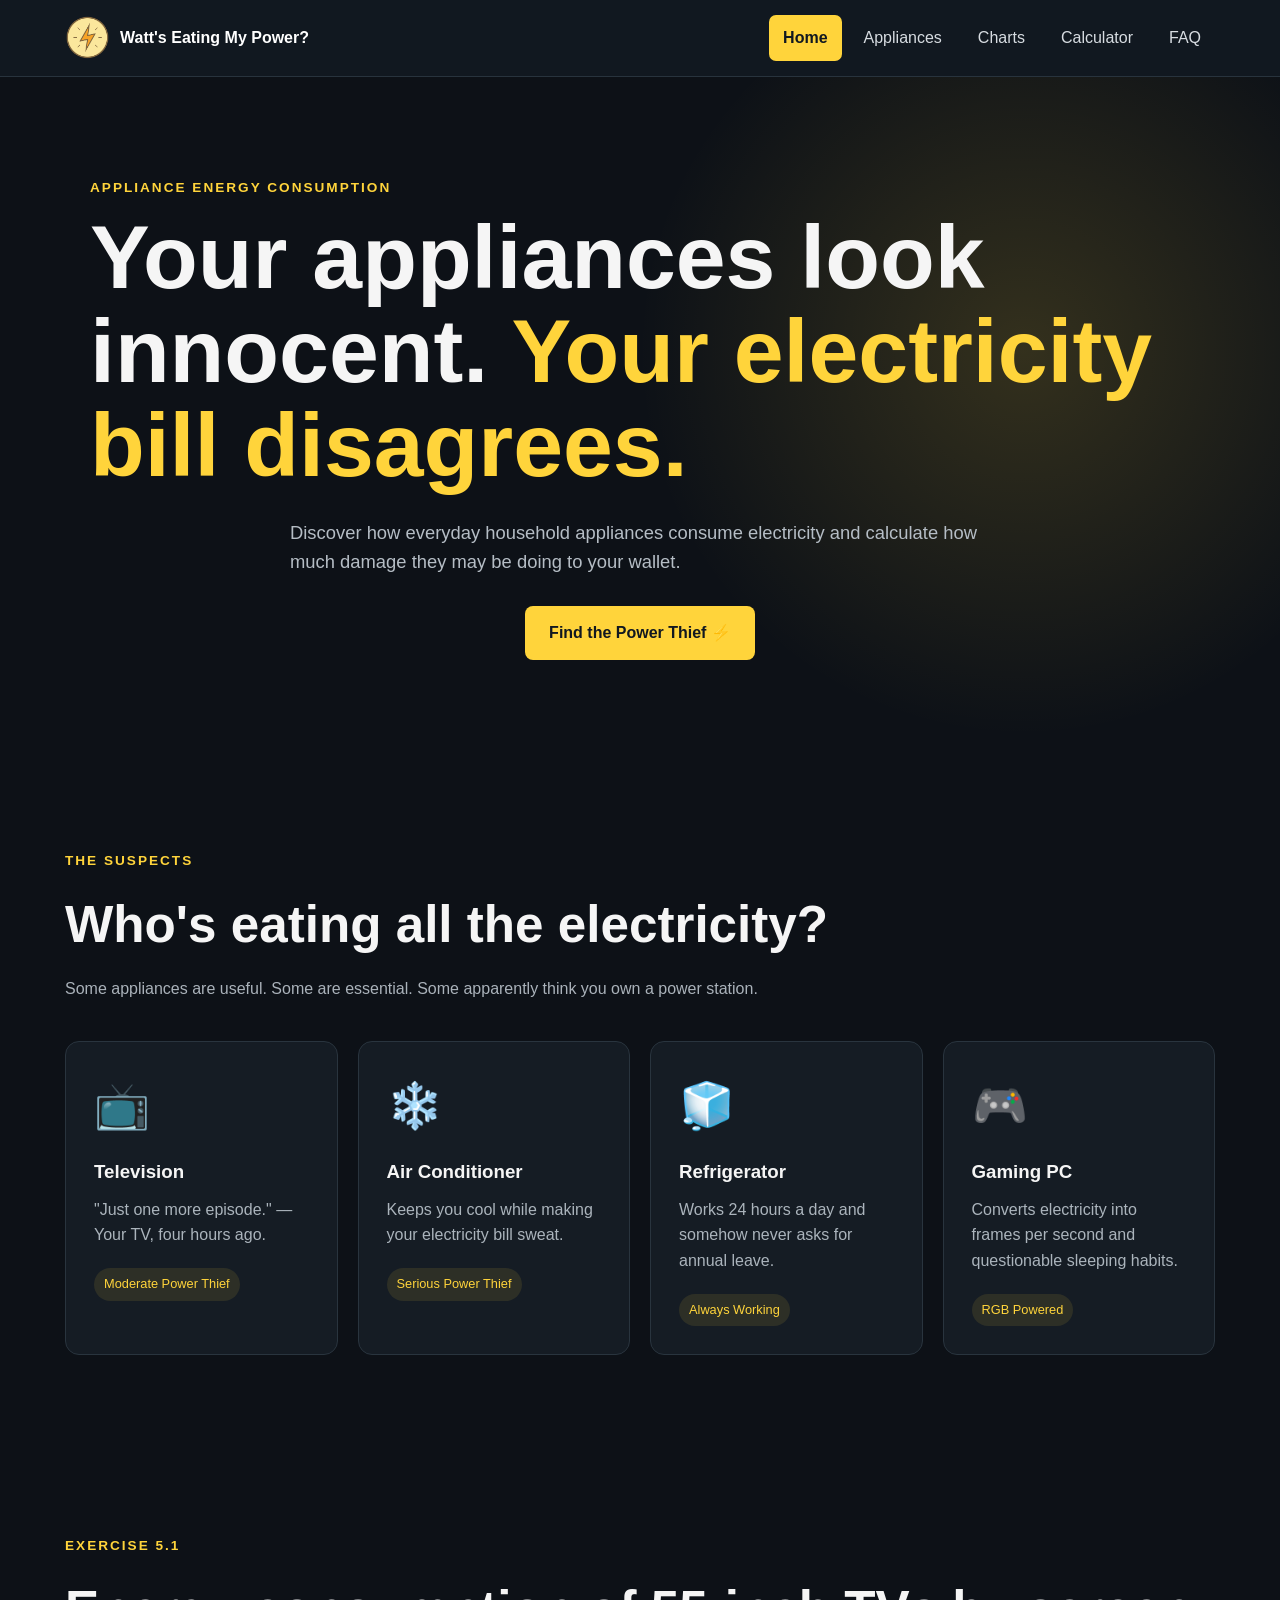
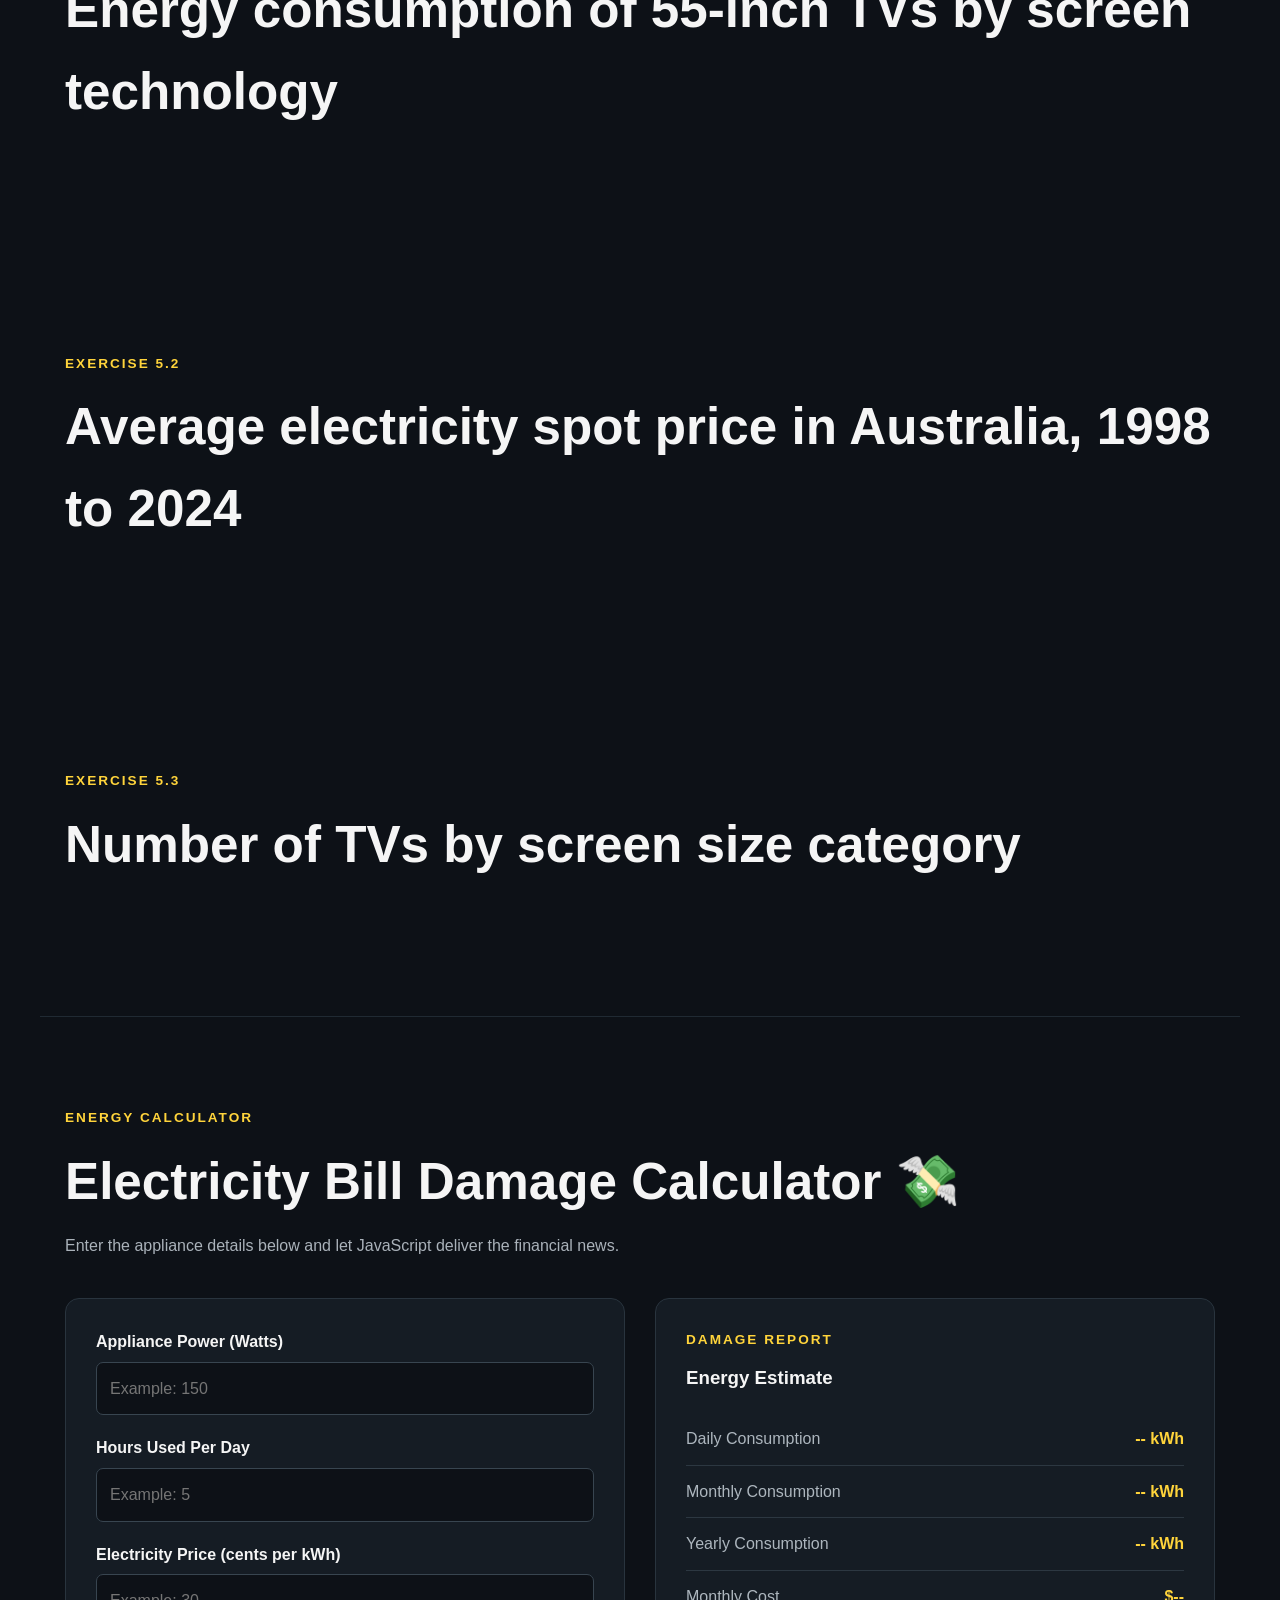
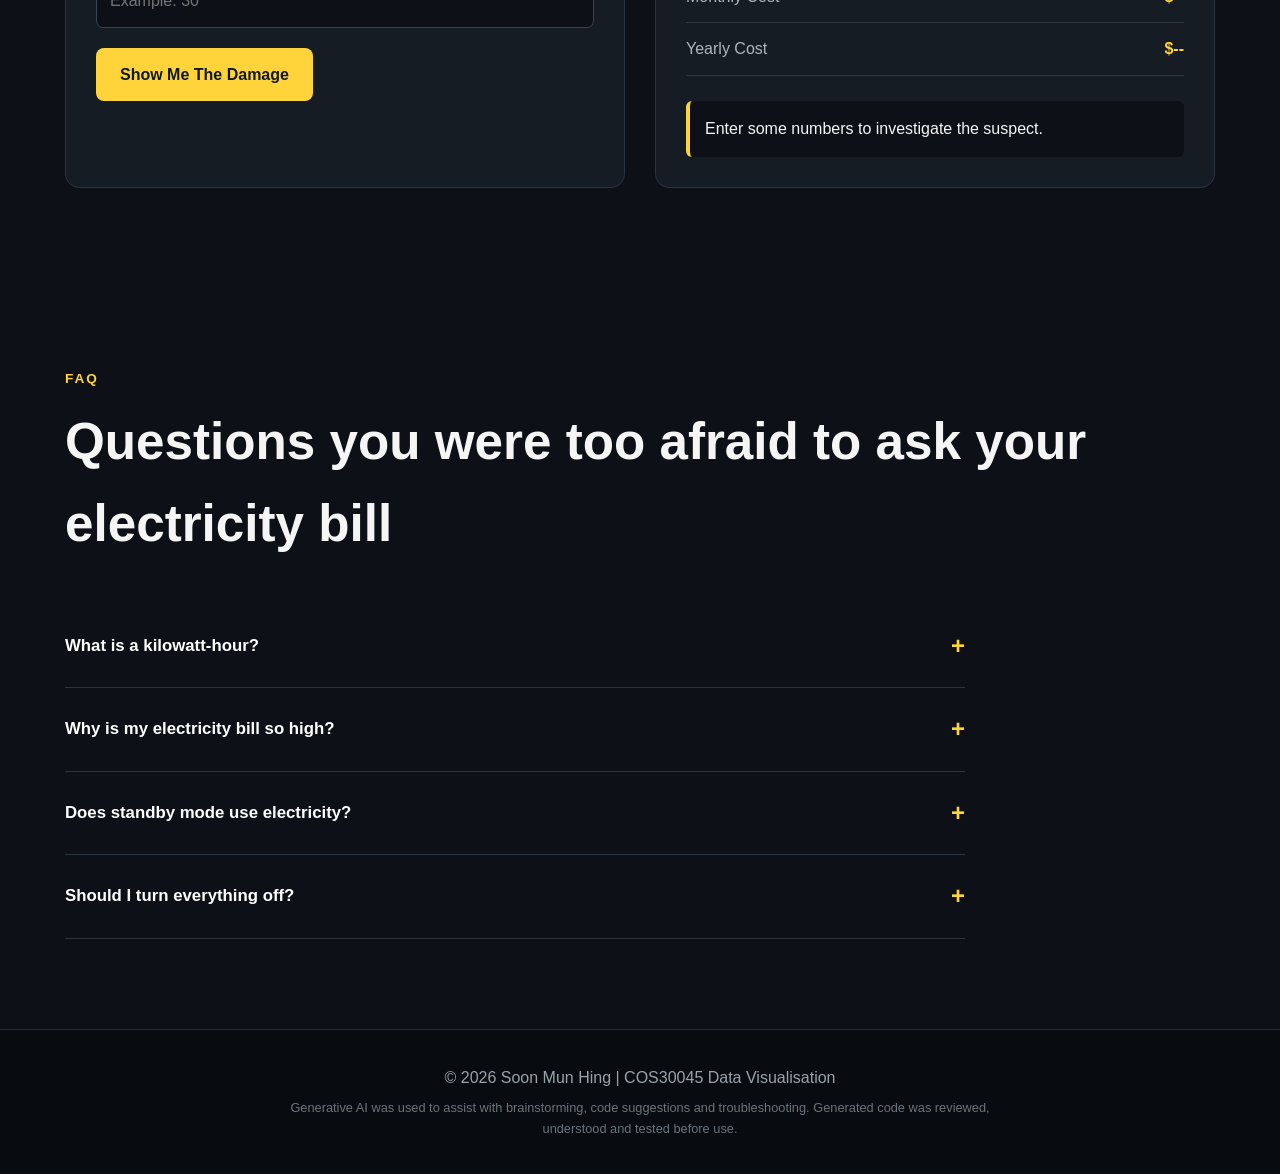
<file: Exercise 5/index.html>
<!DOCTYPE html>
<html lang="en">

<head>
    <meta charset="UTF-8">
    <meta name="viewport" content="width=device-width, initial-scale=1.0">

    <title>Watt's Eating My Power?</title>

    <!-- External CSS -->
    <link rel="stylesheet" href="css/styles.css">
</head>

<body>

    <!-- ============================= -->
    <!-- Navigation -->
    <!-- ============================= -->

    <header>
        <nav class="navbar">

            <a href="index.html" class="logo-container">
                <img
                    src="images/PowerIcon.png"
                    alt="Power logo"
                    class="logo"
                >

                <span>Watt's Eating My Power?</span>
            </a>

            <ul class="nav-links">
                <li><a href="#home" class="active">Home</a></li>
                <li><a href="#appliances">Appliances</a></li>
                <li><a href="#charts">Charts</a></li>
                <li><a href="#calculator">Calculator</a></li>
                <li><a href="#faq">FAQ</a></li>
            </ul>

        </nav>
    </header>


    <main>

        <!-- ============================= -->
        <!-- Hero -->
        <!-- ============================= -->

        <section class="hero" id="home">

            <p class="eyebrow">
                APPLIANCE ENERGY CONSUMPTION
            </p>

            <h1>
                Your appliances look innocent.
                <span>Your electricity bill disagrees.</span>
            </h1>

            <p class="hero-description">
                Discover how everyday household appliances consume
                electricity and calculate how much damage they may
                be doing to your wallet.
            </p>

            <a href="#calculator" class="main-button">
                Find the Power Thief ⚡
            </a>

        </section>


        <!-- ============================= -->
        <!-- Appliance Cards -->
        <!-- ============================= -->

        <section class="section" id="appliances">

            <div class="section-title">

                <p class="eyebrow">
                    THE SUSPECTS
                </p>

                <h2>
                    Who's eating all the electricity?
                </h2>

                <p>
                    Some appliances are useful.
                    Some are essential.
                    Some apparently think you own a power station.
                </p>

            </div>


            <div class="appliance-grid">

                <article class="appliance-card">

                    <div class="icon">📺</div>

                    <h3>Television</h3>

                    <p>
                        "Just one more episode."
                        — Your TV, four hours ago.
                    </p>

                    <span class="tag">
                        Moderate Power Thief
                    </span>

                </article>


                <article class="appliance-card">

                    <div class="icon">❄️</div>

                    <h3>Air Conditioner</h3>

                    <p>
                        Keeps you cool while making your electricity
                        bill sweat.
                    </p>

                    <span class="tag">
                        Serious Power Thief
                    </span>

                </article>


                <article class="appliance-card">

                    <div class="icon">🧊</div>

                    <h3>Refrigerator</h3>

                    <p>
                        Works 24 hours a day and somehow never asks
                        for annual leave.
                    </p>

                    <span class="tag">
                        Always Working
                    </span>

                </article>


                <article class="appliance-card">

                    <div class="icon">🎮</div>

                    <h3>Gaming PC</h3>

                    <p>
                        Converts electricity into frames per second
                        and questionable sleeping habits.
                    </p>

                    <span class="tag">
                        RGB Powered
                    </span>

                </article>

            </div>

        </section>


        <!-- ============================= -->
        <!-- Charts (Exercise 5) -->
        <!-- ============================= -->

        <section class="section chart-section" id="charts">

            <div class="section-title">
                <p class="eyebrow">EXERCISE 5.1</p>
                <h2>Energy consumption of 55-inch TVs by screen technology</h2>
            </div>

            <div id="bar-chart" class="responsive-svg-container"></div>

        </section>

        <section class="section chart-section">

            <div class="section-title">
                <p class="eyebrow">EXERCISE 5.2</p>
                <h2>Average electricity spot price in Australia, 1998 to 2024</h2>
            </div>

            <div id="line-chart" class="responsive-svg-container"></div>

        </section>

        <section class="section chart-section">

            <div class="section-title">
                <p class="eyebrow">EXERCISE 5.3</p>
                <h2>Number of TVs by screen size category</h2>
            </div>

            <div id="donut-chart" class="responsive-svg-container"></div>

        </section>


        <!-- ============================= -->
        <!-- Energy Calculator -->
        <!-- ============================= -->

        <section class="section calculator-section" id="calculator">

            <div class="section-title">

                <p class="eyebrow">
                    ENERGY CALCULATOR
                </p>

                <h2>
                    Electricity Bill Damage Calculator 💸
                </h2>

                <p>
                    Enter the appliance details below and let JavaScript
                    deliver the financial news.
                </p>

            </div>


            <div class="calculator-container">

                <form id="energyForm">

                    <div class="form-group">

                        <label for="power">
                            Appliance Power (Watts)
                        </label>

                        <input
                            type="number"
                            id="power"
                            placeholder="Example: 150"
                            min="0"
                            step="any"
                        >

                    </div>


                    <div class="form-group">

                        <label for="hours">
                            Hours Used Per Day
                        </label>

                        <input
                            type="number"
                            id="hours"
                            placeholder="Example: 5"
                            min="0"
                            max="24"
                            step="any"
                        >

                    </div>


                    <div class="form-group">

                        <label for="price">
                            Electricity Price (cents per kWh)
                        </label>

                        <input
                            type="number"
                            id="price"
                            placeholder="Example: 30"
                            min="0"
                            step="any"
                        >

                    </div>


                    <button type="submit" class="main-button">
                        Show Me The Damage
                    </button>


                    <p id="errorMessage" class="error-message"></p>

                </form>


                <div class="results">

                    <p class="eyebrow">
                        DAMAGE REPORT
                    </p>

                    <h3>Energy Estimate</h3>


                    <div class="result-row">
                        <span>Daily Consumption</span>
                        <strong id="dailyEnergy">-- kWh</strong>
                    </div>


                    <div class="result-row">
                        <span>Monthly Consumption</span>
                        <strong id="monthlyEnergy">-- kWh</strong>
                    </div>


                    <div class="result-row">
                        <span>Yearly Consumption</span>
                        <strong id="yearlyEnergy">-- kWh</strong>
                    </div>


                    <div class="result-row">
                        <span>Monthly Cost</span>
                        <strong id="monthlyCost">$--</strong>
                    </div>


                    <div class="result-row">
                        <span>Yearly Cost</span>
                        <strong id="yearlyCost">$--</strong>
                    </div>


                    <p id="damageMessage" class="damage-message">
                        Enter some numbers to investigate the suspect.
                    </p>

                </div>

            </div>

        </section>


        <!-- ============================= -->
        <!-- FAQ -->
        <!-- ============================= -->

        <section class="section" id="faq">

            <div class="section-title">

                <p class="eyebrow">
                    FAQ
                </p>

                <h2>
                    Questions you were too afraid to ask your electricity bill
                </h2>

            </div>


            <div class="faq-container">

                <div class="faq-item">

                    <button class="faq-question">

                        What is a kilowatt-hour?

                        <span>+</span>

                    </button>

                    <div class="faq-answer">

                        <p>
                            A kilowatt-hour (kWh) is a unit used to measure
                            electrical energy. Using a 1,000 watt appliance
                            for one hour consumes approximately 1 kWh.
                        </p>

                    </div>

                </div>


                <div class="faq-item">

                    <button class="faq-question">

                        Why is my electricity bill so high?

                        <span>+</span>

                    </button>

                    <div class="faq-answer">

                        <p>
                            High-powered appliances, longer usage times and
                            electricity prices can all increase your overall
                            electricity cost.
                        </p>

                    </div>

                </div>


                <div class="faq-item">

                    <button class="faq-question">

                        Does standby mode use electricity?

                        <span>+</span>

                    </button>

                    <div class="faq-answer">

                        <p>
                            Yes. Many appliances still consume a small amount
                            of electricity while in standby mode. Your TV is
                            basically sleeping with one eye open.
                        </p>

                    </div>

                </div>


                <div class="faq-item">

                    <button class="faq-question">

                        Should I turn everything off?

                        <span>+</span>

                    </button>

                    <div class="faq-answer">

                        <p>
                            Turning off appliances that are not needed can
                            reduce energy consumption. Please leave the
                            refrigerator alone though. Your milk has done
                            nothing wrong.
                        </p>

                    </div>

                </div>

            </div>

        </section>

    </main>


    <!-- ============================= -->
    <!-- Footer -->
    <!-- ============================= -->

    <footer>

        <p>
            © <span id="currentYear"></span>
            Soon Mun Hing | COS30045 Data Visualisation
        </p>

        <p class="ai-text">
            Generative AI was used to assist with brainstorming,
            code suggestions and troubleshooting. Generated code
            was reviewed, understood and tested before use.
        </p>

    </footer>


    <!-- External JavaScript -->
    <script src="js/scripts.js"></script>

    <script src="https://d3js.org/d3.v7.min.js"></script>
    <script src="js/load-data.js"></script>
    <script src="js/bar-chart.js"></script>
    <script src="js/line-chart.js"></script>
    <script src="js/donut-chart.js"></script>

</body>

</html>
<!-- Generative AI was used to assist with brainstorming, code suggestions,
explanations and troubleshooting.

AI-generated code and suggestions were reviewed, modified where
necessary and tested -->
</file>
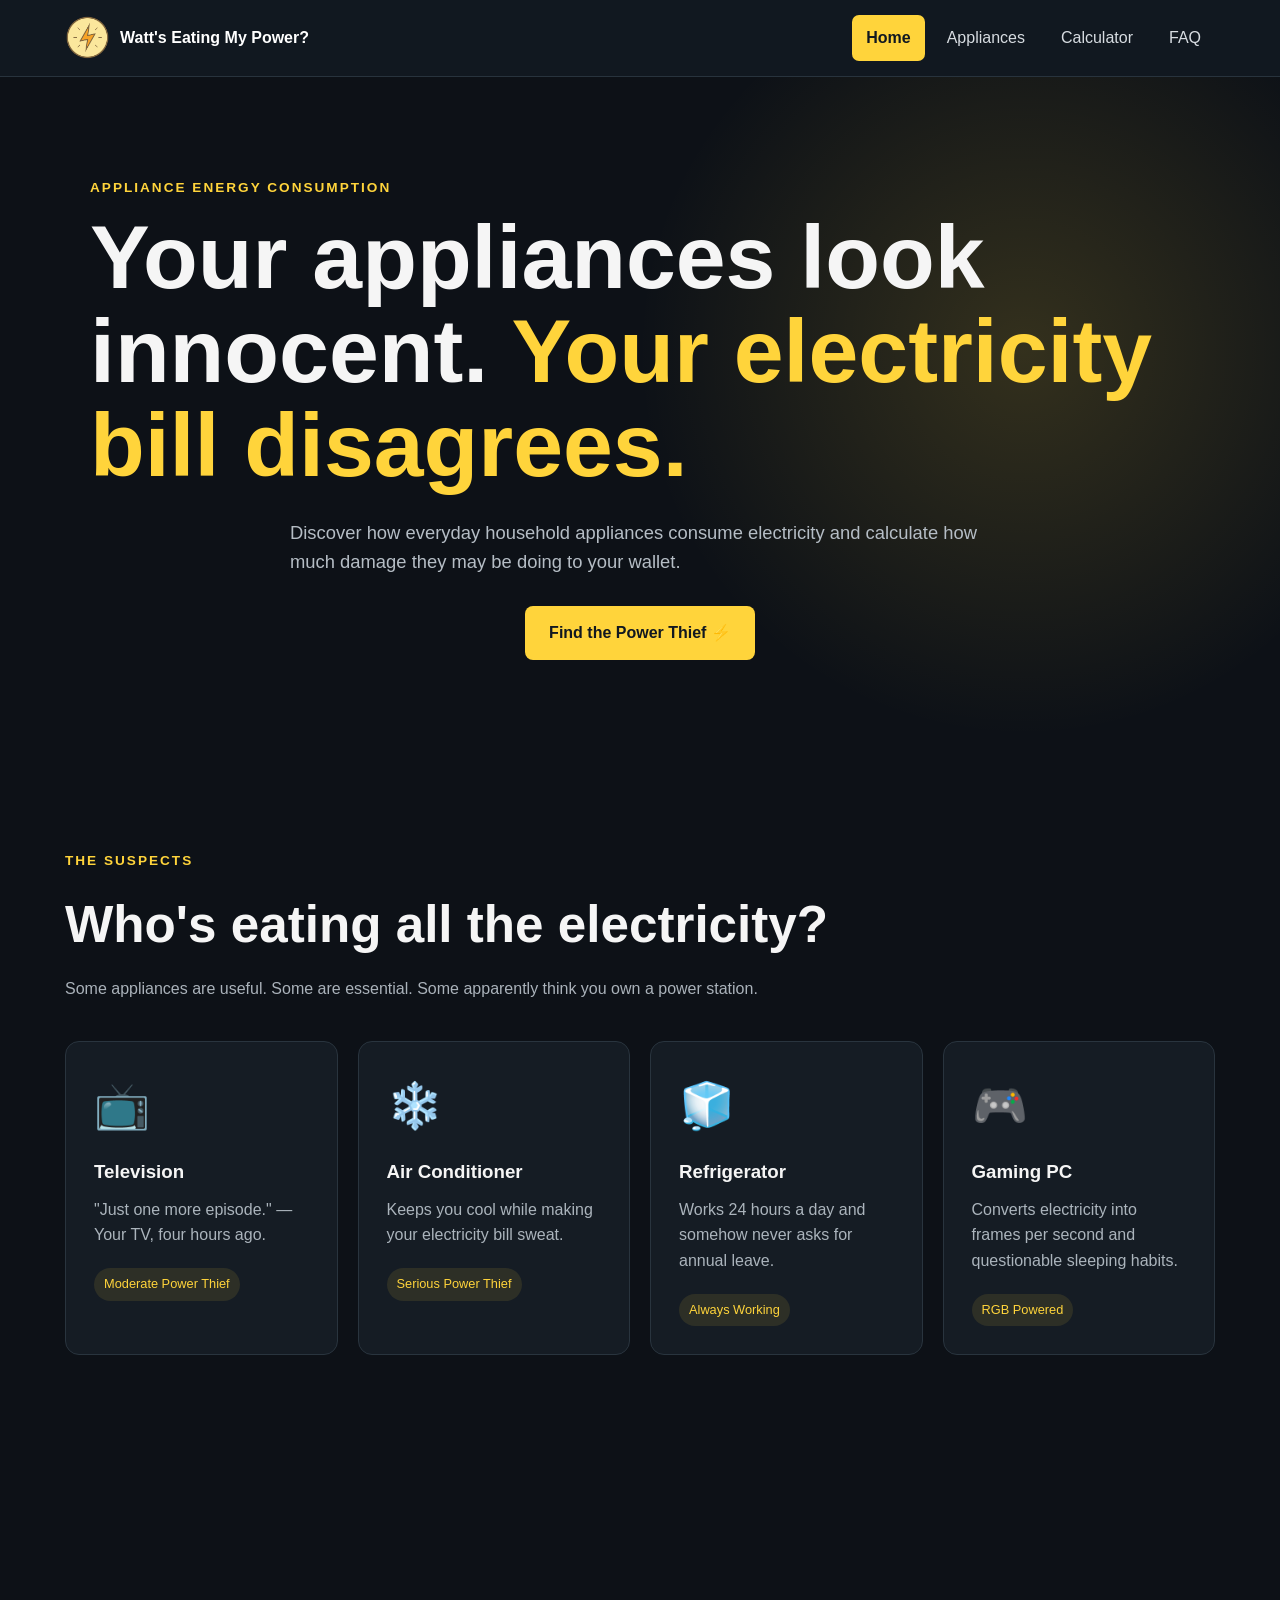
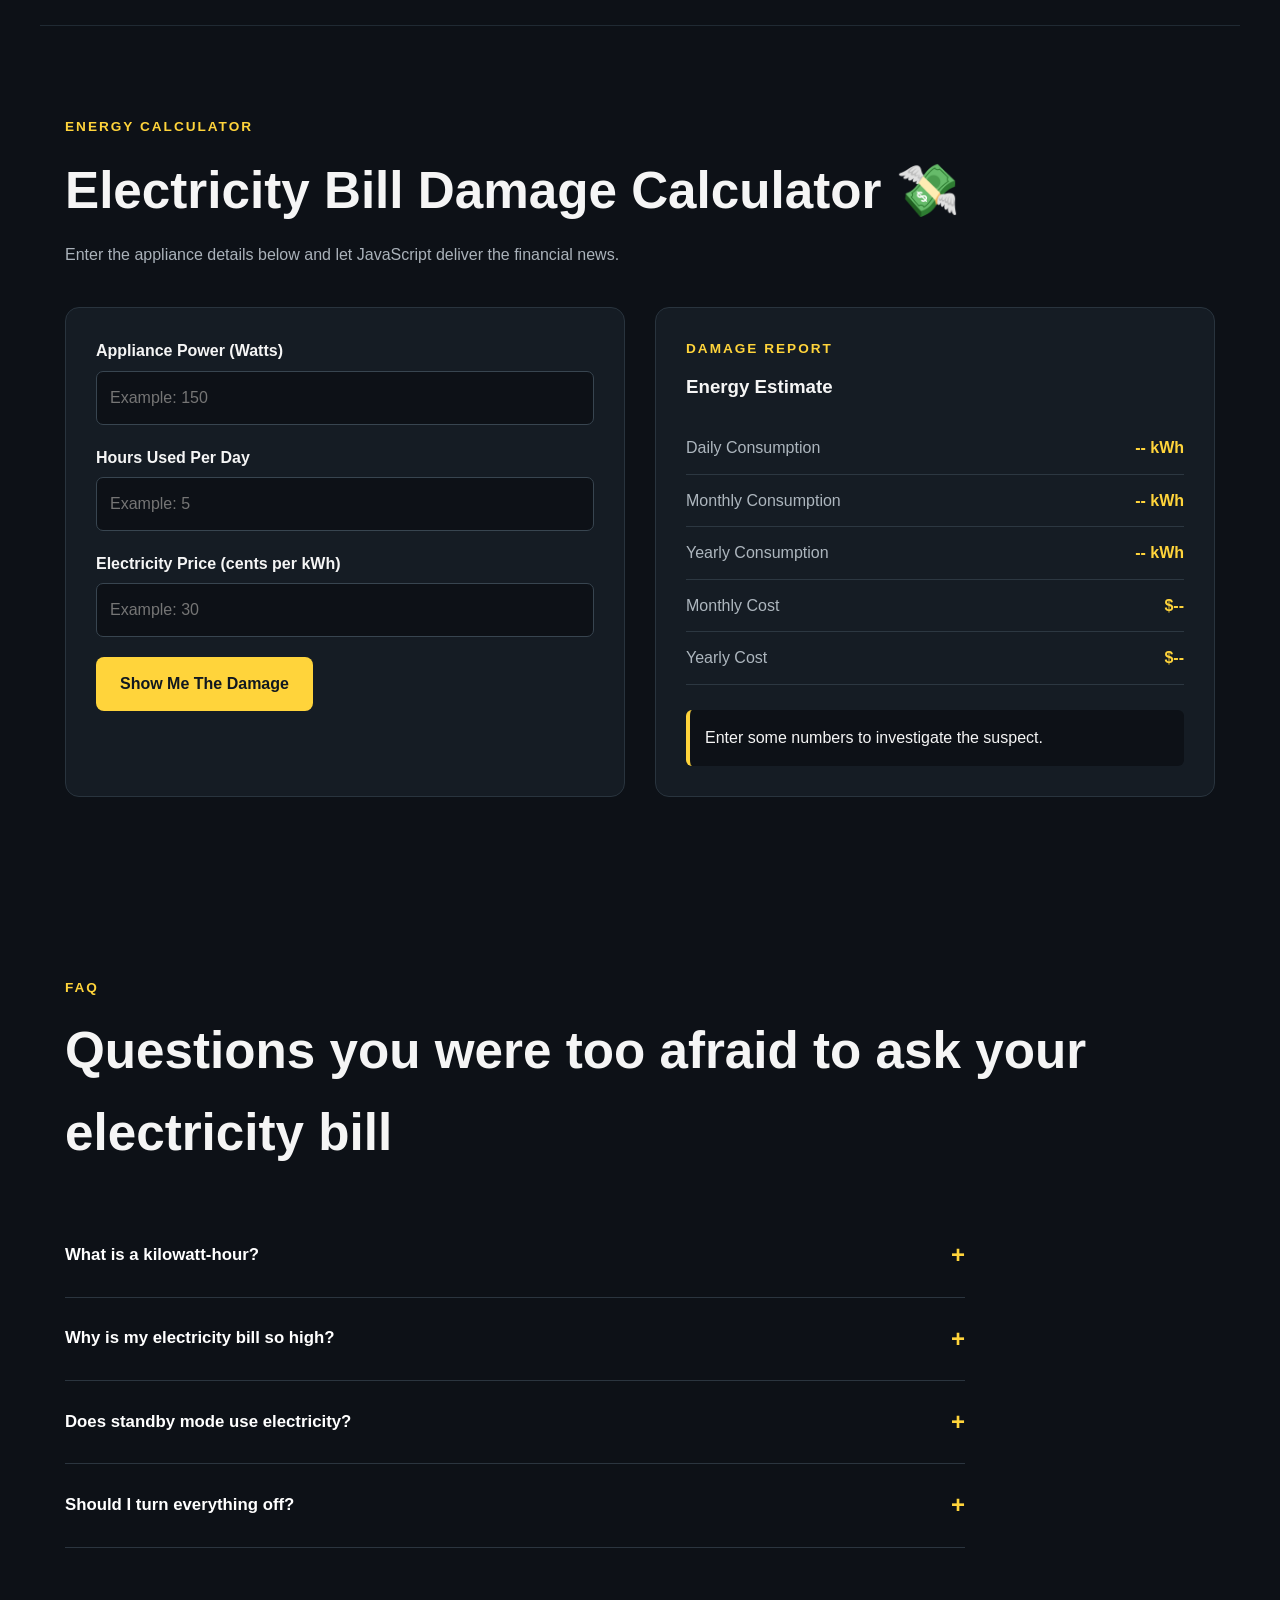
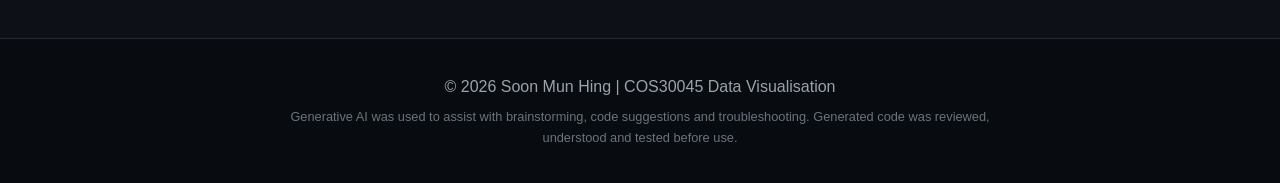
<file: Exercise 0.2/energy-webpage-v1/index.html>
<!DOCTYPE html>
<html lang="en">

<head>
    <meta charset="UTF-8">
    <meta name="viewport" content="width=device-width, initial-scale=1.0">

    <title>Watt's Eating My Power?</title>

    <!-- External CSS -->
    <link rel="stylesheet" href="css/styles.css">
</head>

<body>

    <!-- ============================= -->
    <!-- Navigation -->
    <!-- ============================= -->

    <header>
        <nav class="navbar">

            <a href="index.html" class="logo-container">
                <img
                    src="images/PowerIcon.png"
                    alt="Power logo"
                    class="logo"
                >

                <span>Watt's Eating My Power?</span>
            </a>

            <ul class="nav-links">
                <li><a href="#home" class="active">Home</a></li>
                <li><a href="#appliances">Appliances</a></li>
                <li><a href="#calculator">Calculator</a></li>
                <li><a href="#faq">FAQ</a></li>
            </ul>

        </nav>
    </header>


    <main>

        <!-- ============================= -->
        <!-- Hero -->
        <!-- ============================= -->

        <section class="hero" id="home">

            <p class="eyebrow">
                APPLIANCE ENERGY CONSUMPTION
            </p>

            <h1>
                Your appliances look innocent.
                <span>Your electricity bill disagrees.</span>
            </h1>

            <p class="hero-description">
                Discover how everyday household appliances consume
                electricity and calculate how much damage they may
                be doing to your wallet.
            </p>

            <a href="#calculator" class="main-button">
                Find the Power Thief ⚡
            </a>

        </section>


        <!-- ============================= -->
        <!-- Appliance Cards -->
        <!-- ============================= -->

        <section class="section" id="appliances">

            <div class="section-title">

                <p class="eyebrow">
                    THE SUSPECTS
                </p>

                <h2>
                    Who's eating all the electricity?
                </h2>

                <p>
                    Some appliances are useful.
                    Some are essential.
                    Some apparently think you own a power station.
                </p>

            </div>


            <div class="appliance-grid">

                <article class="appliance-card">

                    <div class="icon">📺</div>

                    <h3>Television</h3>

                    <p>
                        "Just one more episode."
                        — Your TV, four hours ago.
                    </p>

                    <span class="tag">
                        Moderate Power Thief
                    </span>

                </article>


                <article class="appliance-card">

                    <div class="icon">❄️</div>

                    <h3>Air Conditioner</h3>

                    <p>
                        Keeps you cool while making your electricity
                        bill sweat.
                    </p>

                    <span class="tag">
                        Serious Power Thief
                    </span>

                </article>


                <article class="appliance-card">

                    <div class="icon">🧊</div>

                    <h3>Refrigerator</h3>

                    <p>
                        Works 24 hours a day and somehow never asks
                        for annual leave.
                    </p>

                    <span class="tag">
                        Always Working
                    </span>

                </article>


                <article class="appliance-card">

                    <div class="icon">🎮</div>

                    <h3>Gaming PC</h3>

                    <p>
                        Converts electricity into frames per second
                        and questionable sleeping habits.
                    </p>

                    <span class="tag">
                        RGB Powered
                    </span>

                </article>

            </div>

        </section>


        <!-- ============================= -->
        <!-- Chart (Exercise 4.3) -->
        <!-- ============================= -->

        <section class="section" id="chart">

            <div class="responsive-svg-container"></div>

        </section>


        <!-- ============================= -->
        <!-- Energy Calculator -->
        <!-- ============================= -->

        <section class="section calculator-section" id="calculator">

            <div class="section-title">

                <p class="eyebrow">
                    ENERGY CALCULATOR
                </p>

                <h2>
                    Electricity Bill Damage Calculator 💸
                </h2>

                <p>
                    Enter the appliance details below and let JavaScript
                    deliver the financial news.
                </p>

            </div>


            <div class="calculator-container">

                <form id="energyForm">

                    <div class="form-group">

                        <label for="power">
                            Appliance Power (Watts)
                        </label>

                        <input
                            type="number"
                            id="power"
                            placeholder="Example: 150"
                            min="0"
                            step="any"
                        >

                    </div>


                    <div class="form-group">

                        <label for="hours">
                            Hours Used Per Day
                        </label>

                        <input
                            type="number"
                            id="hours"
                            placeholder="Example: 5"
                            min="0"
                            max="24"
                            step="any"
                        >

                    </div>


                    <div class="form-group">

                        <label for="price">
                            Electricity Price (cents per kWh)
                        </label>

                        <input
                            type="number"
                            id="price"
                            placeholder="Example: 30"
                            min="0"
                            step="any"
                        >

                    </div>


                    <button type="submit" class="main-button">
                        Show Me The Damage
                    </button>


                    <p id="errorMessage" class="error-message"></p>

                </form>


                <div class="results">

                    <p class="eyebrow">
                        DAMAGE REPORT
                    </p>

                    <h3>Energy Estimate</h3>


                    <div class="result-row">
                        <span>Daily Consumption</span>
                        <strong id="dailyEnergy">-- kWh</strong>
                    </div>


                    <div class="result-row">
                        <span>Monthly Consumption</span>
                        <strong id="monthlyEnergy">-- kWh</strong>
                    </div>


                    <div class="result-row">
                        <span>Yearly Consumption</span>
                        <strong id="yearlyEnergy">-- kWh</strong>
                    </div>


                    <div class="result-row">
                        <span>Monthly Cost</span>
                        <strong id="monthlyCost">$--</strong>
                    </div>


                    <div class="result-row">
                        <span>Yearly Cost</span>
                        <strong id="yearlyCost">$--</strong>
                    </div>


                    <p id="damageMessage" class="damage-message">
                        Enter some numbers to investigate the suspect.
                    </p>

                </div>

            </div>

        </section>


        <!-- ============================= -->
        <!-- FAQ -->
        <!-- ============================= -->

        <section class="section" id="faq">

            <div class="section-title">

                <p class="eyebrow">
                    FAQ
                </p>

                <h2>
                    Questions you were too afraid to ask your electricity bill
                </h2>

            </div>


            <div class="faq-container">

                <div class="faq-item">

                    <button class="faq-question">

                        What is a kilowatt-hour?

                        <span>+</span>

                    </button>

                    <div class="faq-answer">

                        <p>
                            A kilowatt-hour (kWh) is a unit used to measure
                            electrical energy. Using a 1,000 watt appliance
                            for one hour consumes approximately 1 kWh.
                        </p>

                    </div>

                </div>


                <div class="faq-item">

                    <button class="faq-question">

                        Why is my electricity bill so high?

                        <span>+</span>

                    </button>

                    <div class="faq-answer">

                        <p>
                            High-powered appliances, longer usage times and
                            electricity prices can all increase your overall
                            electricity cost.
                        </p>

                    </div>

                </div>


                <div class="faq-item">

                    <button class="faq-question">

                        Does standby mode use electricity?

                        <span>+</span>

                    </button>

                    <div class="faq-answer">

                        <p>
                            Yes. Many appliances still consume a small amount
                            of electricity while in standby mode. Your TV is
                            basically sleeping with one eye open.
                        </p>

                    </div>

                </div>


                <div class="faq-item">

                    <button class="faq-question">

                        Should I turn everything off?

                        <span>+</span>

                    </button>

                    <div class="faq-answer">

                        <p>
                            Turning off appliances that are not needed can
                            reduce energy consumption. Please leave the
                            refrigerator alone though. Your milk has done
                            nothing wrong.
                        </p>

                    </div>

                </div>

            </div>

        </section>

    </main>


    <!-- ============================= -->
    <!-- Footer -->
    <!-- ============================= -->

    <footer>

        <p>
            © <span id="currentYear"></span>
            Soon Mun Hing | COS30045 Data Visualisation
        </p>

        <p class="ai-text">
            Generative AI was used to assist with brainstorming,
            code suggestions and troubleshooting. Generated code
            was reviewed, understood and tested before use.
        </p>

    </footer>


    <!-- External JavaScript -->
    <script src="js/scripts.js"></script>

    <!-- D3 library, then my D3 code (kept separate from scripts.js) -->
    <script src="https://d3js.org/d3.v7.min.js"></script>
    <script src="js/main.js"></script>

</body>

</html>
<!-- Generative AI was used to assist with brainstorming, code suggestions,
explanations and troubleshooting.

AI-generated code and suggestions were reviewed, modified where
necessary and tested -->
</file>
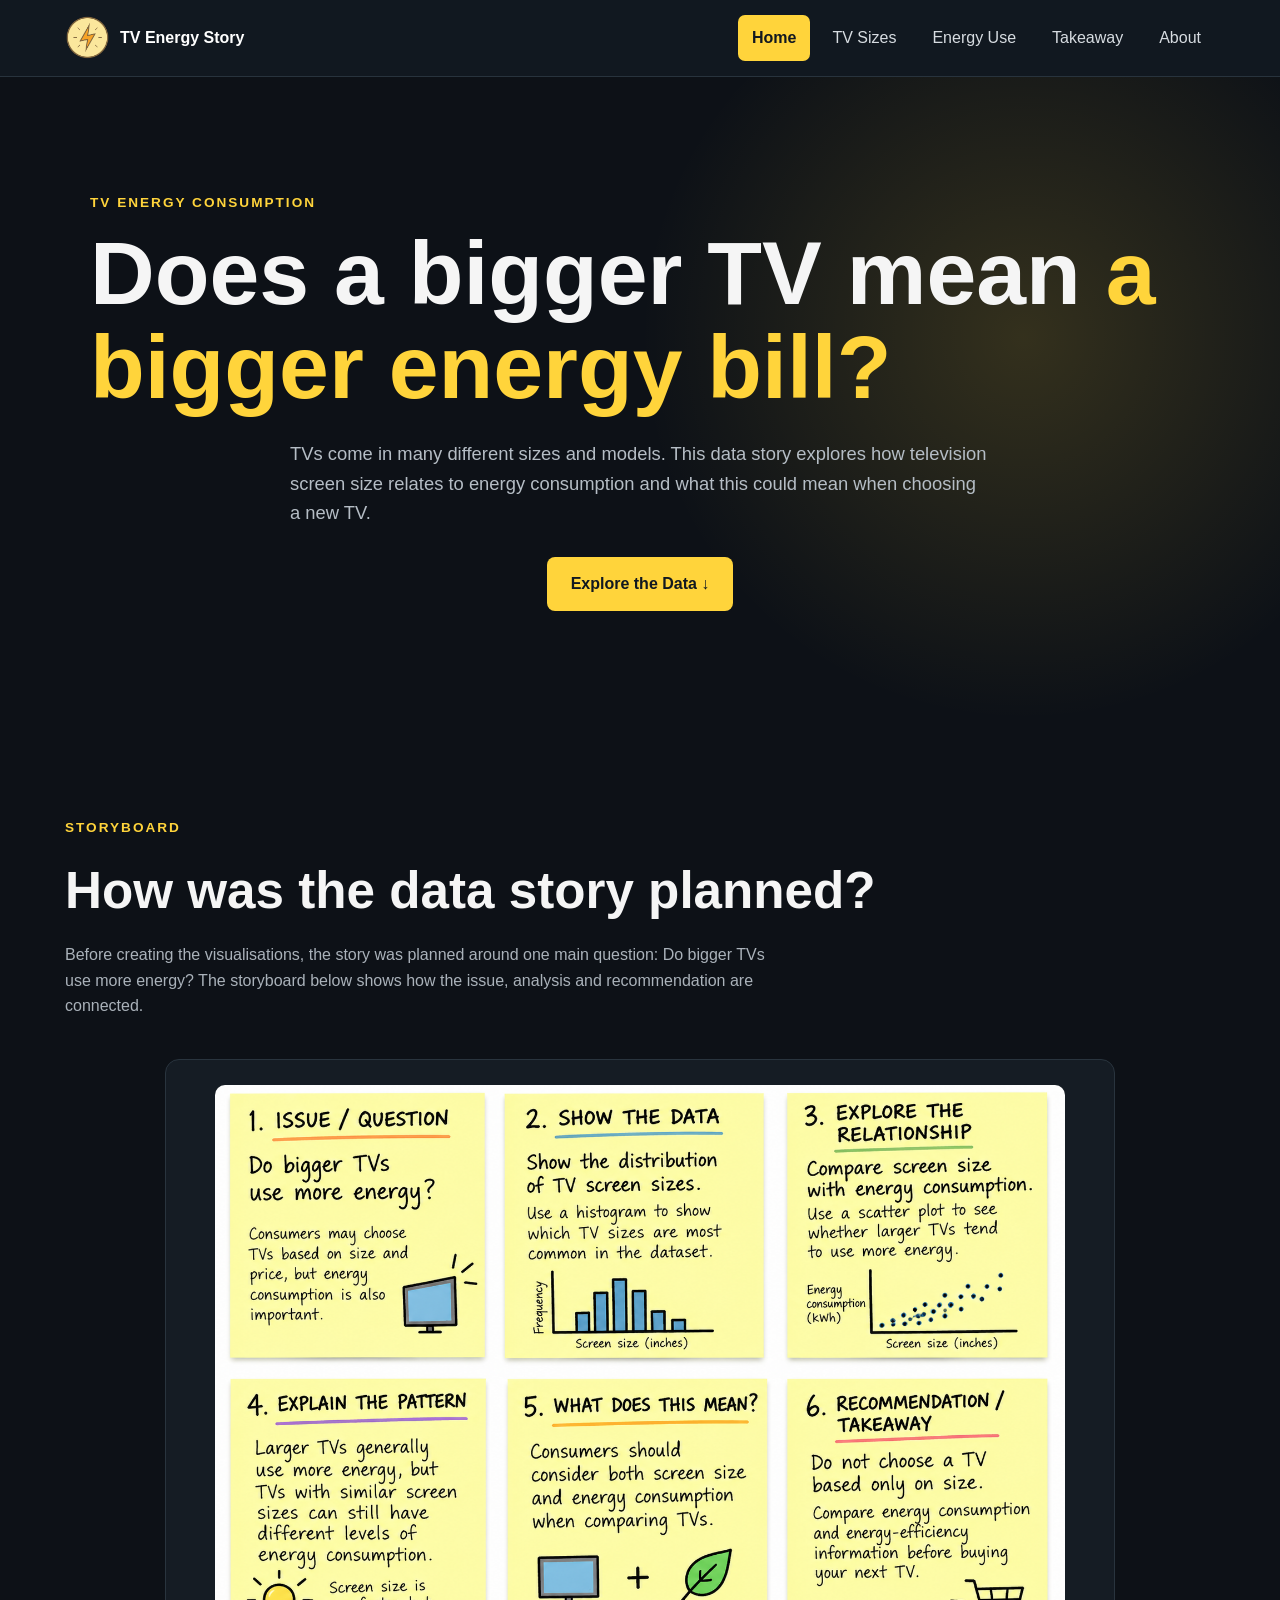
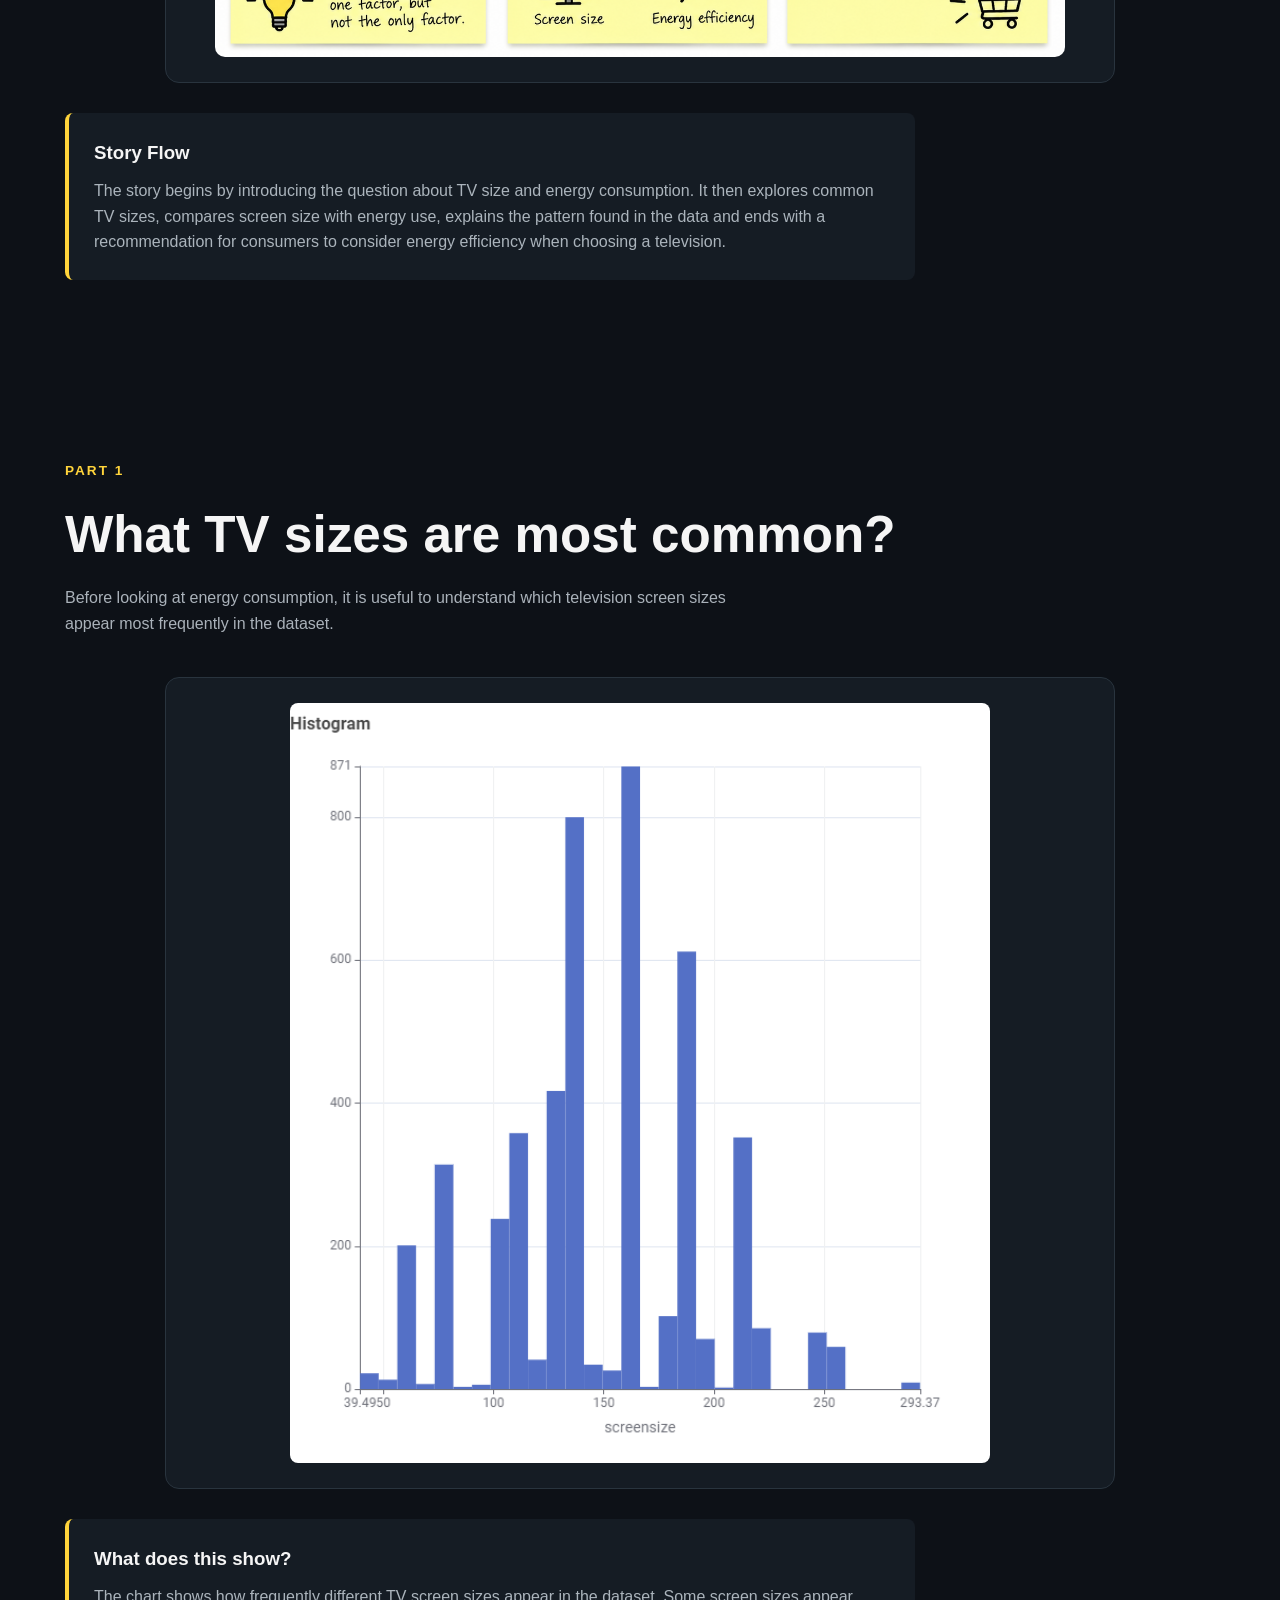
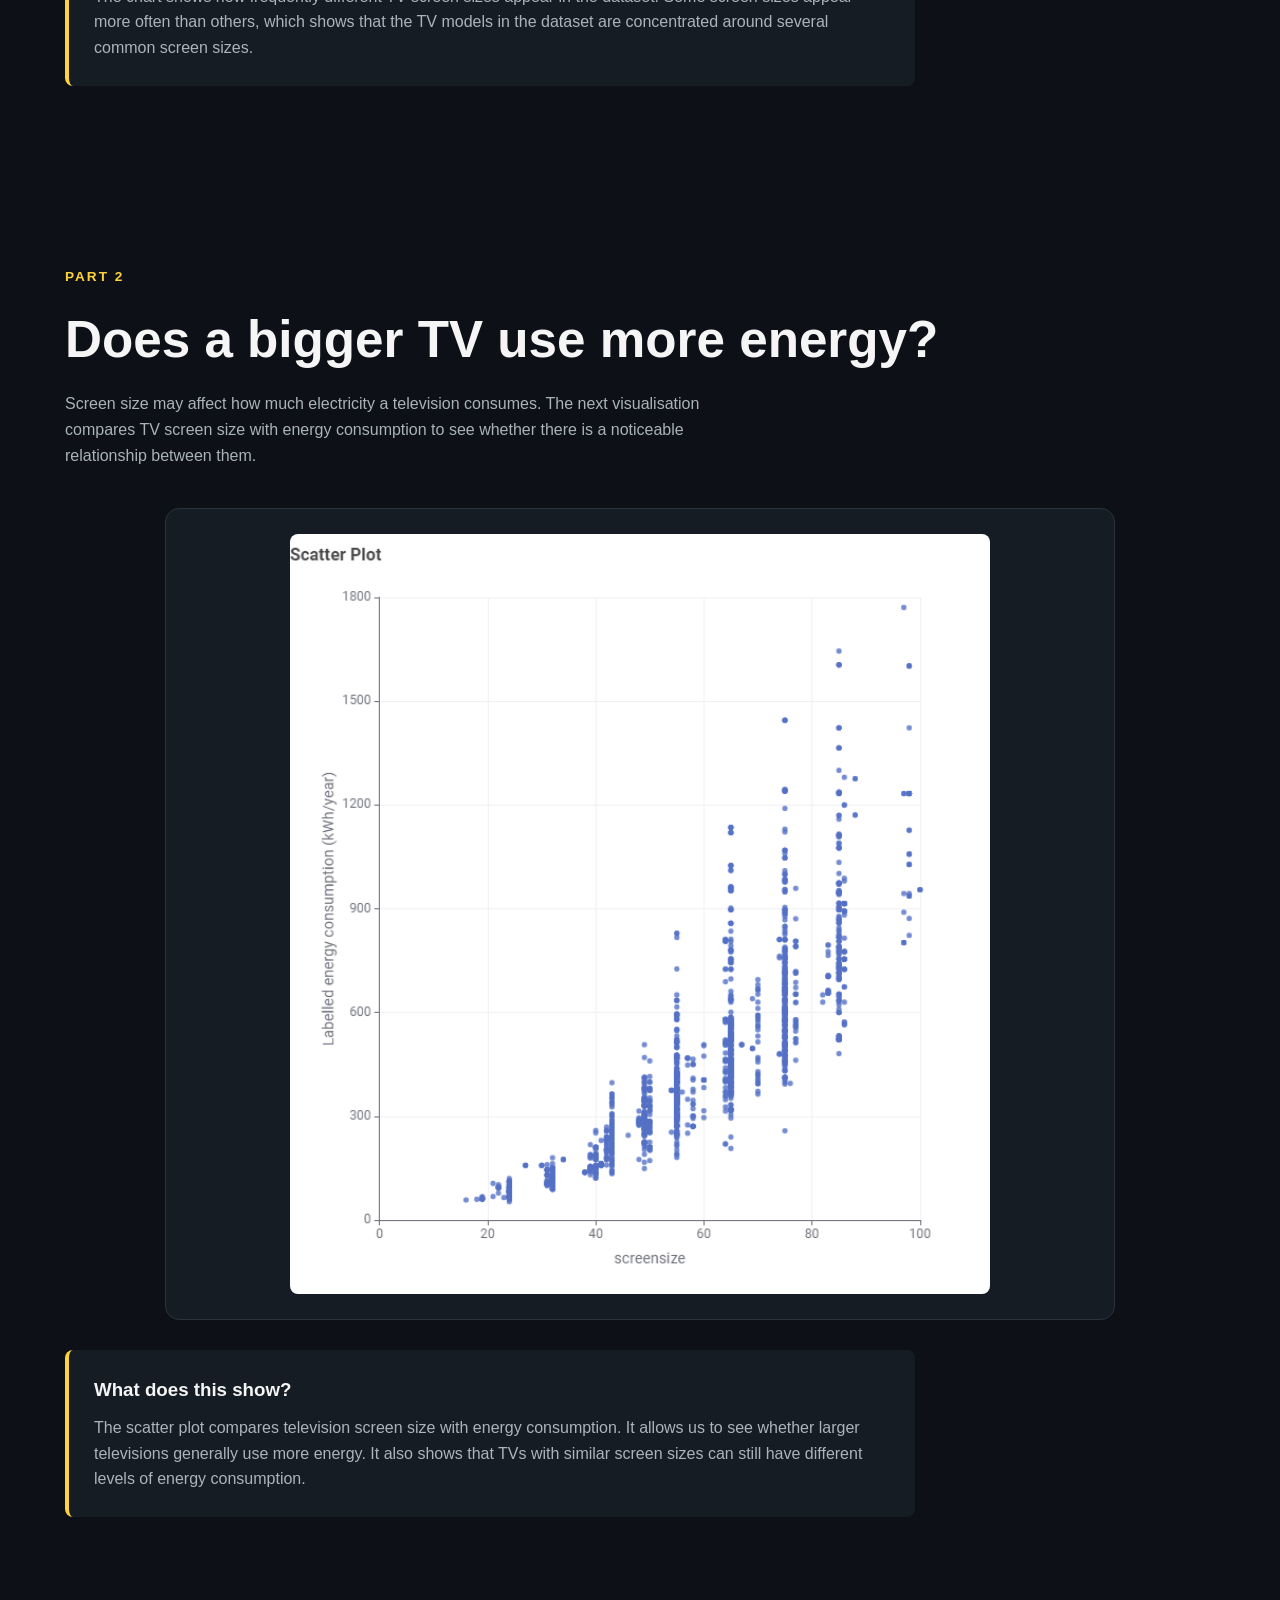
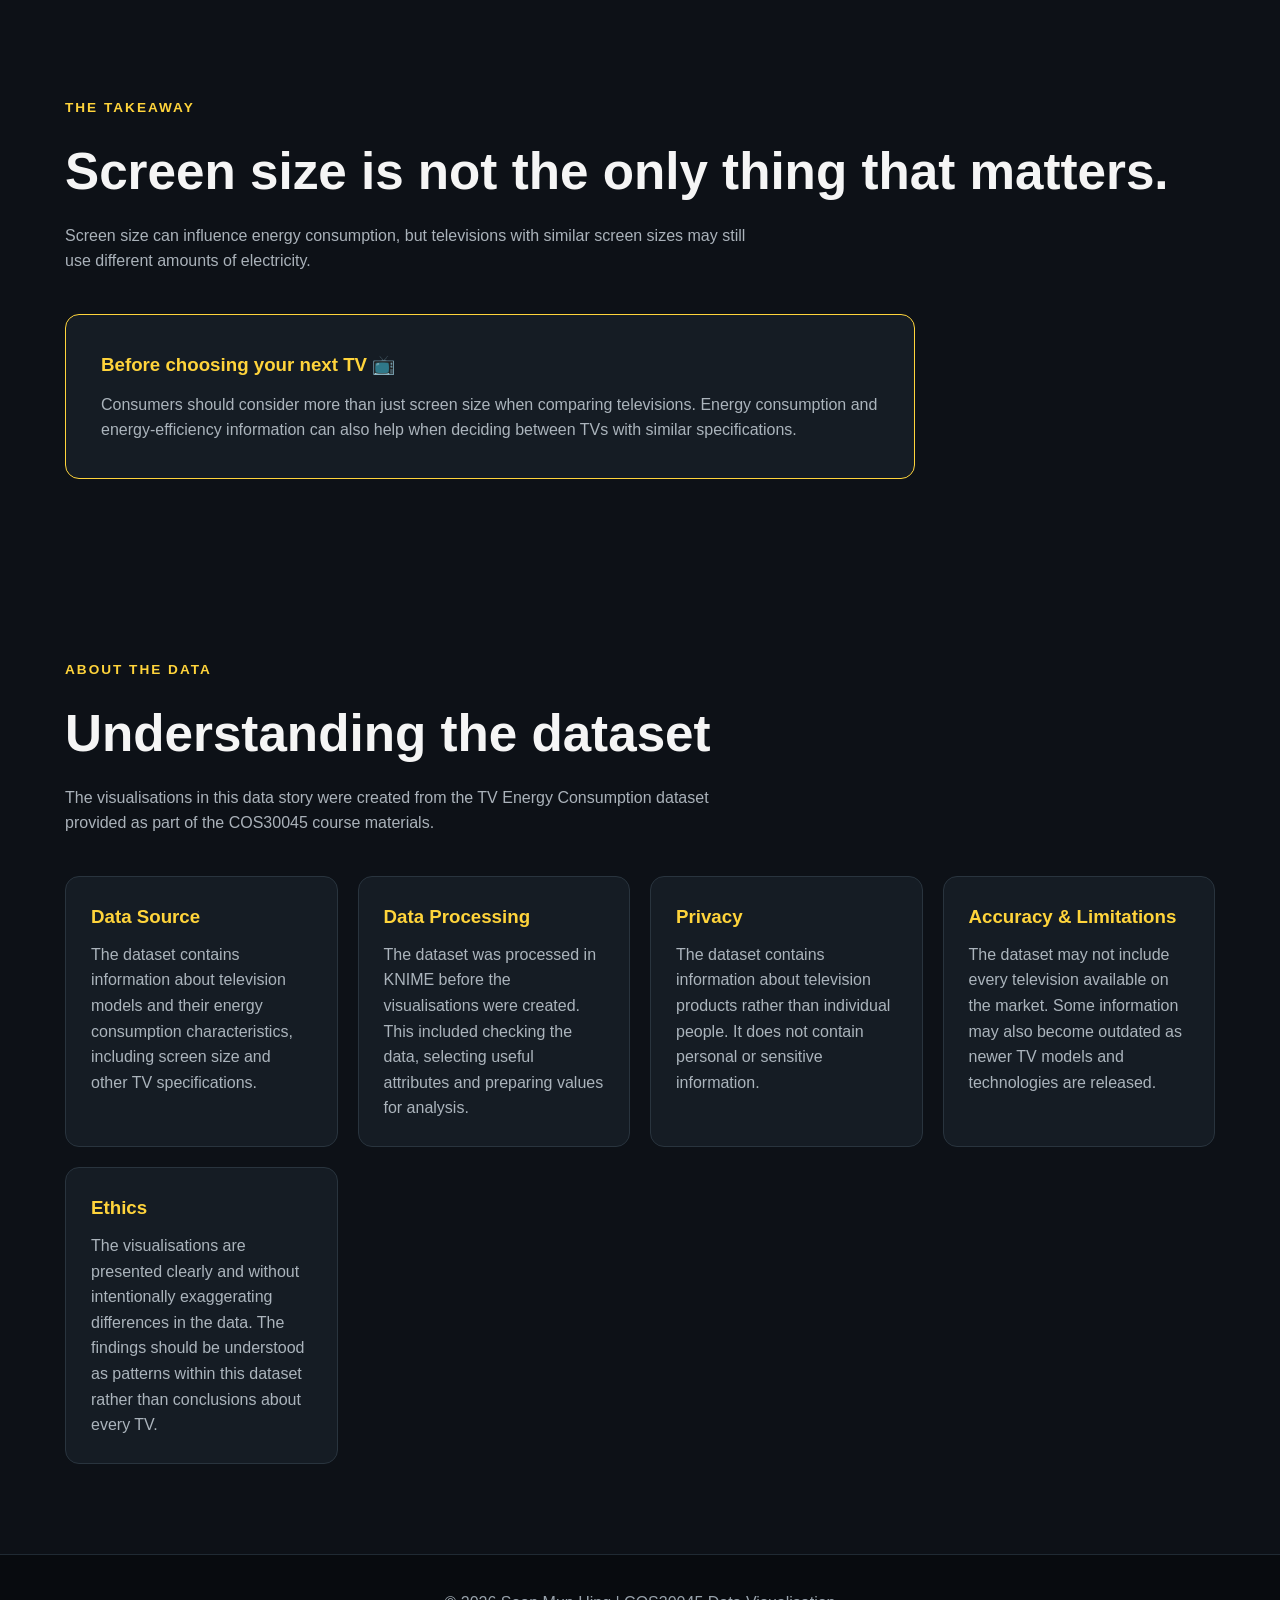
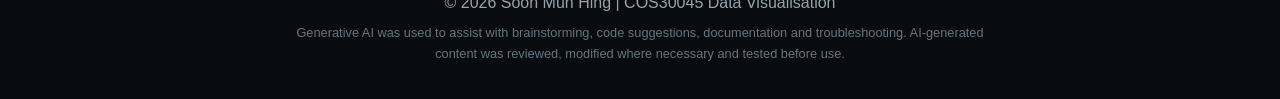
<file: Exercise 3/energy-webpage-v1/index.html>
<!DOCTYPE html>
<html lang="en">

<head>
    <meta charset="UTF-8">
    <meta name="viewport" content="width=device-width, initial-scale=1.0">

    <title>TV Energy Consumption Data Story</title>

    <!-- External CSS -->
    <link rel="stylesheet" href="css/styles.css">
</head>

<body>

    <!-- ============================= -->
    <!-- Navigation -->
    <!-- ============================= -->

    <header>

        <nav class="navbar">

            <a href="index.html" class="logo-container">

                <img
                    src="images/PowerIcon.png"
                    alt="Power logo"
                    class="logo"
                >

                <span>TV Energy Story</span>

            </a>

            <ul class="nav-links">

                <li>
                    <a href="#home" class="active">
                        Home
                    </a>
                </li>

                <li>
                    <a href="#sizes">
                        TV Sizes
                    </a>
                </li>

                <li>
                    <a href="#energy">
                        Energy Use
                    </a>
                </li>

                <li>
                    <a href="#takeaway">
                        Takeaway
                    </a>
                </li>

                <li>
                    <a href="#about">
                        About
                    </a>
                </li>

            </ul>

        </nav>

    </header>


    <main>

        <!-- ============================= -->
        <!-- Hero -->
        <!-- ============================= -->

        <section class="hero" id="home">

            <p class="eyebrow">
                TV ENERGY CONSUMPTION
            </p>

            <h1>
                Does a bigger TV mean
                <span>a bigger energy bill?</span>
            </h1>

            <p class="hero-description">
                TVs come in many different sizes and models.
                This data story explores how television screen size
                relates to energy consumption and what this could mean
                when choosing a new TV.
            </p>

            <a href="#sizes" class="main-button">
                Explore the Data ↓
            </a>

        </section>

        <!-- ============================= -->
        <!-- Storyboard / Issue -->
        <!-- ============================= -->

        <section class="section" id="storyboard">

            <div class="section-title">

                <p class="eyebrow">
                    STORYBOARD
                </p>

                <h2>
                    How was the data story planned?
                </h2>

                <p>
                    Before creating the visualisations, the story was planned
                    around one main question: Do bigger TVs use more energy?
                    The storyboard below shows how the issue, analysis and
                    recommendation are connected.
                </p>

            </div>


            <div class="visualisation-card">

                <img
                    src="images/Issues.png"
                    alt="Storyboard showing the TV energy consumption data story"
                    class="storyboard-image"
                >

            </div>


            <div class="story-text">

                <h3>
                    Story Flow
                </h3>

                <p>
                    The story begins by introducing the question about TV size
                    and energy consumption. It then explores common TV sizes,
                    compares screen size with energy use, explains the pattern
                    found in the data and ends with a recommendation for consumers
                    to consider energy efficiency when choosing a television.
                </p>

            </div>

        </section>

        <!-- ============================= -->
        <!-- Part 1 - TV Size Story -->
        <!-- ============================= -->

        <section class="section" id="sizes">

            <div class="section-title">

                <p class="eyebrow">
                    PART 1
                </p>

                <h2>
                    What TV sizes are most common?
                </h2>

                <p>
                    Before looking at energy consumption, it is useful
                    to understand which television screen sizes appear
                    most frequently in the dataset.
                </p>

            </div>


            <div class="visualisation-card">

                <img
                    src="images/Histogram.png"
                    alt="Histogram showing the distribution of TV screen sizes"
                    class="chart-image"
                >

            </div>


            <div class="story-text">

                <h3>
                    What does this show?
                </h3>

                <p>
                    The chart shows how frequently different TV screen
                    sizes appear in the dataset. Some screen sizes appear
                    more often than others, which shows that the TV models
                    in the dataset are concentrated around several common
                    screen sizes.
                </p>

            </div>

        </section>


        <!-- ============================= -->
        <!-- Part 2 - Energy Story -->
        <!-- ============================= -->

        <section class="section" id="energy">

            <div class="section-title">

                <p class="eyebrow">
                    PART 2
                </p>

                <h2>
                    Does a bigger TV use more energy?
                </h2>

                <p>
                    Screen size may affect how much electricity a
                    television consumes. The next visualisation compares
                    TV screen size with energy consumption to see whether
                    there is a noticeable relationship between them.
                </p>

            </div>


            <div class="visualisation-card">

                <img
                    src="images/Scatter Plot.png"
                    alt="Scatter plot comparing TV screen size and energy consumption"
                    class="chart-image"
                >

            </div>


            <div class="story-text">

                <h3>
                    What does this show?
                </h3>

                <p>
                    The scatter plot compares television screen size
                    with energy consumption. It allows us to see whether
                    larger televisions generally use more energy.
                    It also shows that TVs with similar screen sizes can
                    still have different levels of energy consumption.
                </p>

            </div>

        </section>


        <!-- ============================= -->
        <!-- Takeaway -->
        <!-- ============================= -->

        <section class="section" id="takeaway">

            <div class="section-title">

                <p class="eyebrow">
                    THE TAKEAWAY
                </p>

                <h2>
                    Screen size is not the only thing that matters.
                </h2>

                <p>
                    Screen size can influence energy consumption, but
                    televisions with similar screen sizes may still use
                    different amounts of electricity.
                </p>

            </div>


            <div class="takeaway-card">

                <h3>
                    Before choosing your next TV 📺
                </h3>

                <p>
                    Consumers should consider more than just screen size
                    when comparing televisions. Energy consumption and
                    energy-efficiency information can also help when
                    deciding between TVs with similar specifications.
                </p>

            </div>

        </section>


        <!-- ============================= -->
        <!-- About the Data -->
        <!-- ============================= -->

        <section class="section" id="about">

            <div class="section-title">

                <p class="eyebrow">
                    ABOUT THE DATA
                </p>

                <h2>
                    Understanding the dataset
                </h2>

                <p>
                    The visualisations in this data story were created
                    from the TV Energy Consumption dataset provided as
                    part of the COS30045 course materials.
                </p>

            </div>


            <div class="about-grid">

                <!-- Data Source -->

                <article class="info-card">

                    <h3>
                        Data Source
                    </h3>

                    <p>
                        The dataset contains information about television
                        models and their energy consumption characteristics,
                        including screen size and other TV specifications.
                    </p>

                </article>


                <!-- Data Processing -->

                <article class="info-card">

                    <h3>
                        Data Processing
                    </h3>

                    <p>
                        The dataset was processed in KNIME before the
                        visualisations were created. This included checking
                        the data, selecting useful attributes and preparing
                        values for analysis.
                    </p>

                </article>


                <!-- Privacy -->

                <article class="info-card">

                    <h3>
                        Privacy
                    </h3>

                    <p>
                        The dataset contains information about television
                        products rather than individual people. It does not
                        contain personal or sensitive information.
                    </p>

                </article>


                <!-- Limitations -->

                <article class="info-card">

                    <h3>
                        Accuracy & Limitations
                    </h3>

                    <p>
                        The dataset may not include every television available
                        on the market. Some information may also become outdated
                        as newer TV models and technologies are released.
                    </p>

                </article>


                <!-- Ethics -->

                <article class="info-card">

                    <h3>
                        Ethics
                    </h3>

                    <p>
                        The visualisations are presented clearly and without
                        intentionally exaggerating differences in the data.
                        The findings should be understood as patterns within
                        this dataset rather than conclusions about every TV.
                    </p>

                </article>

            </div>

        </section>

    </main>


    <!-- ============================= -->
    <!-- Footer -->
    <!-- ============================= -->

    <footer>

        <p>
            © <span id="currentYear"></span>
            Soon Mun Hing | COS30045 Data Visualisation
        </p>

        <p class="ai-text">
            Generative AI was used to assist with brainstorming,
            code suggestions, documentation and troubleshooting.
            AI-generated content was reviewed, modified where
            necessary and tested before use.
        </p>

    </footer>


    <!-- External JavaScript -->
    <script src="js/scripts.js"></script>

</body>

</html>
</file>
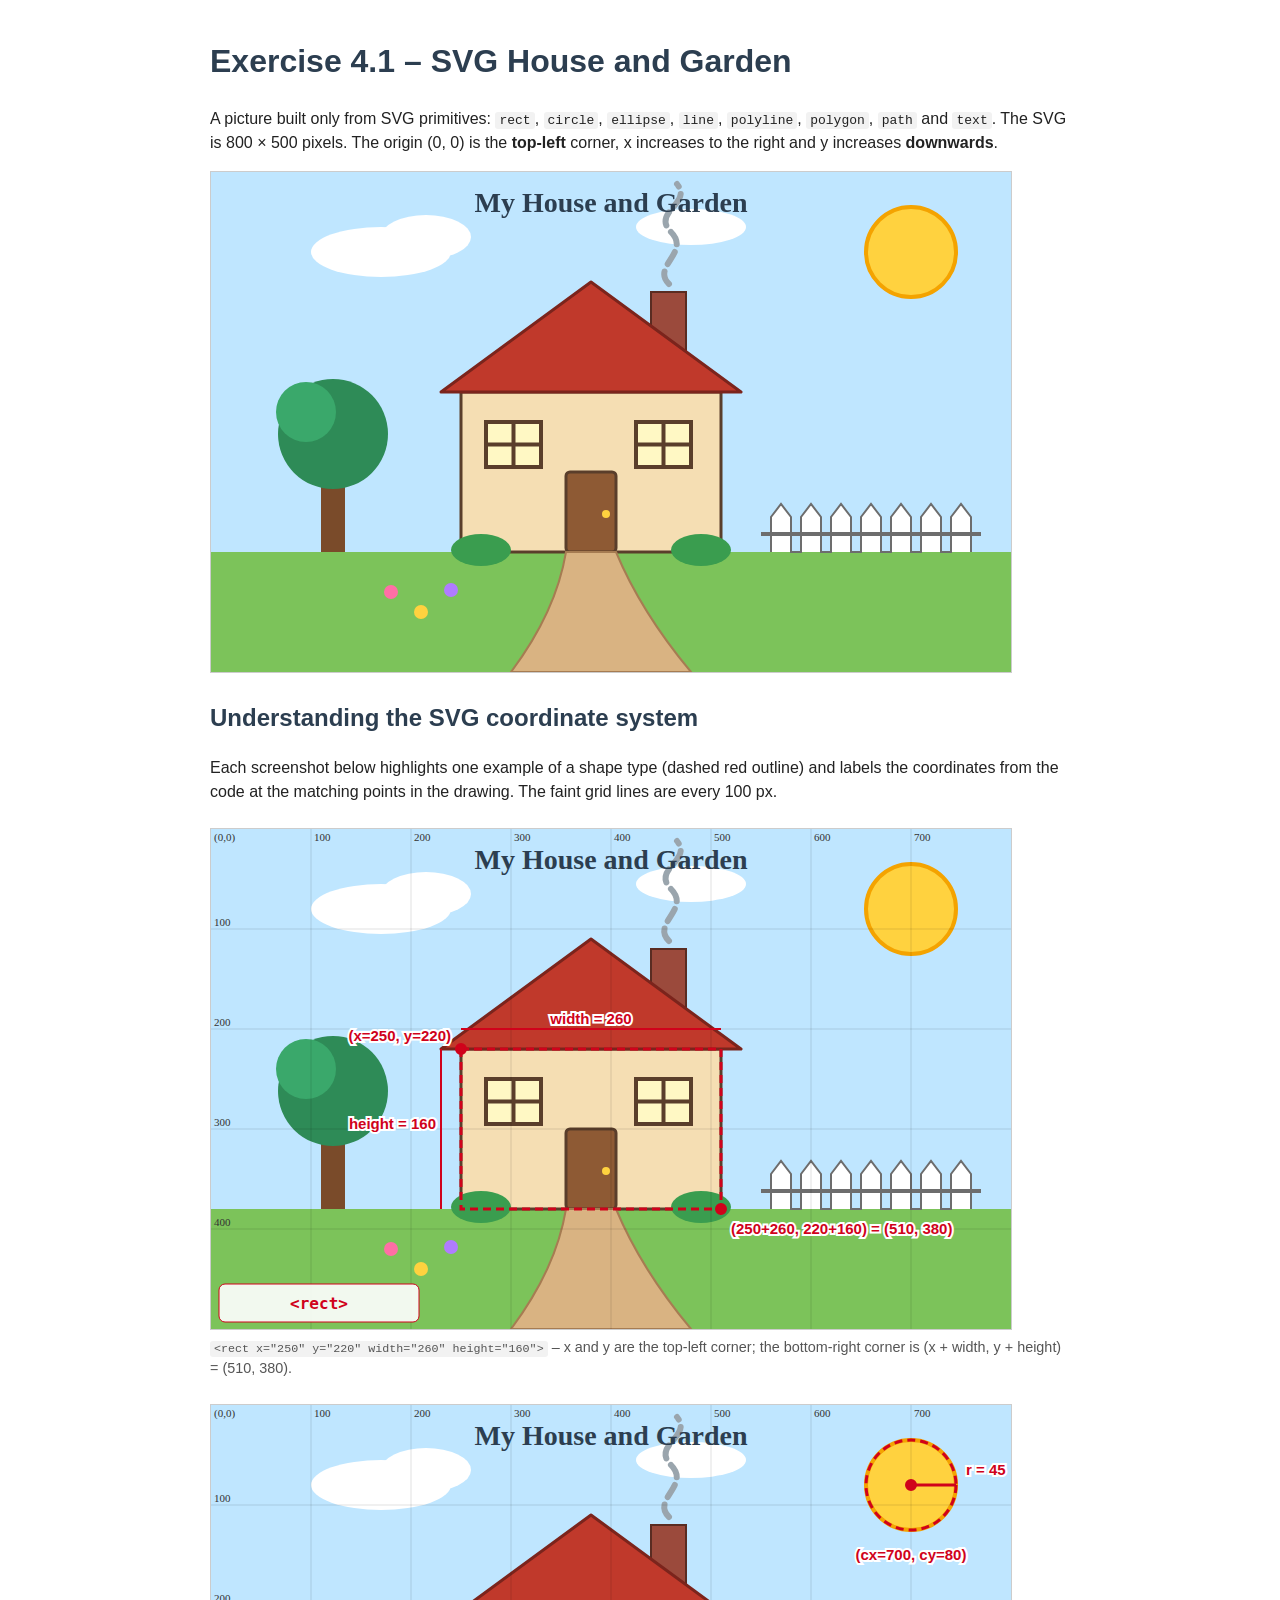
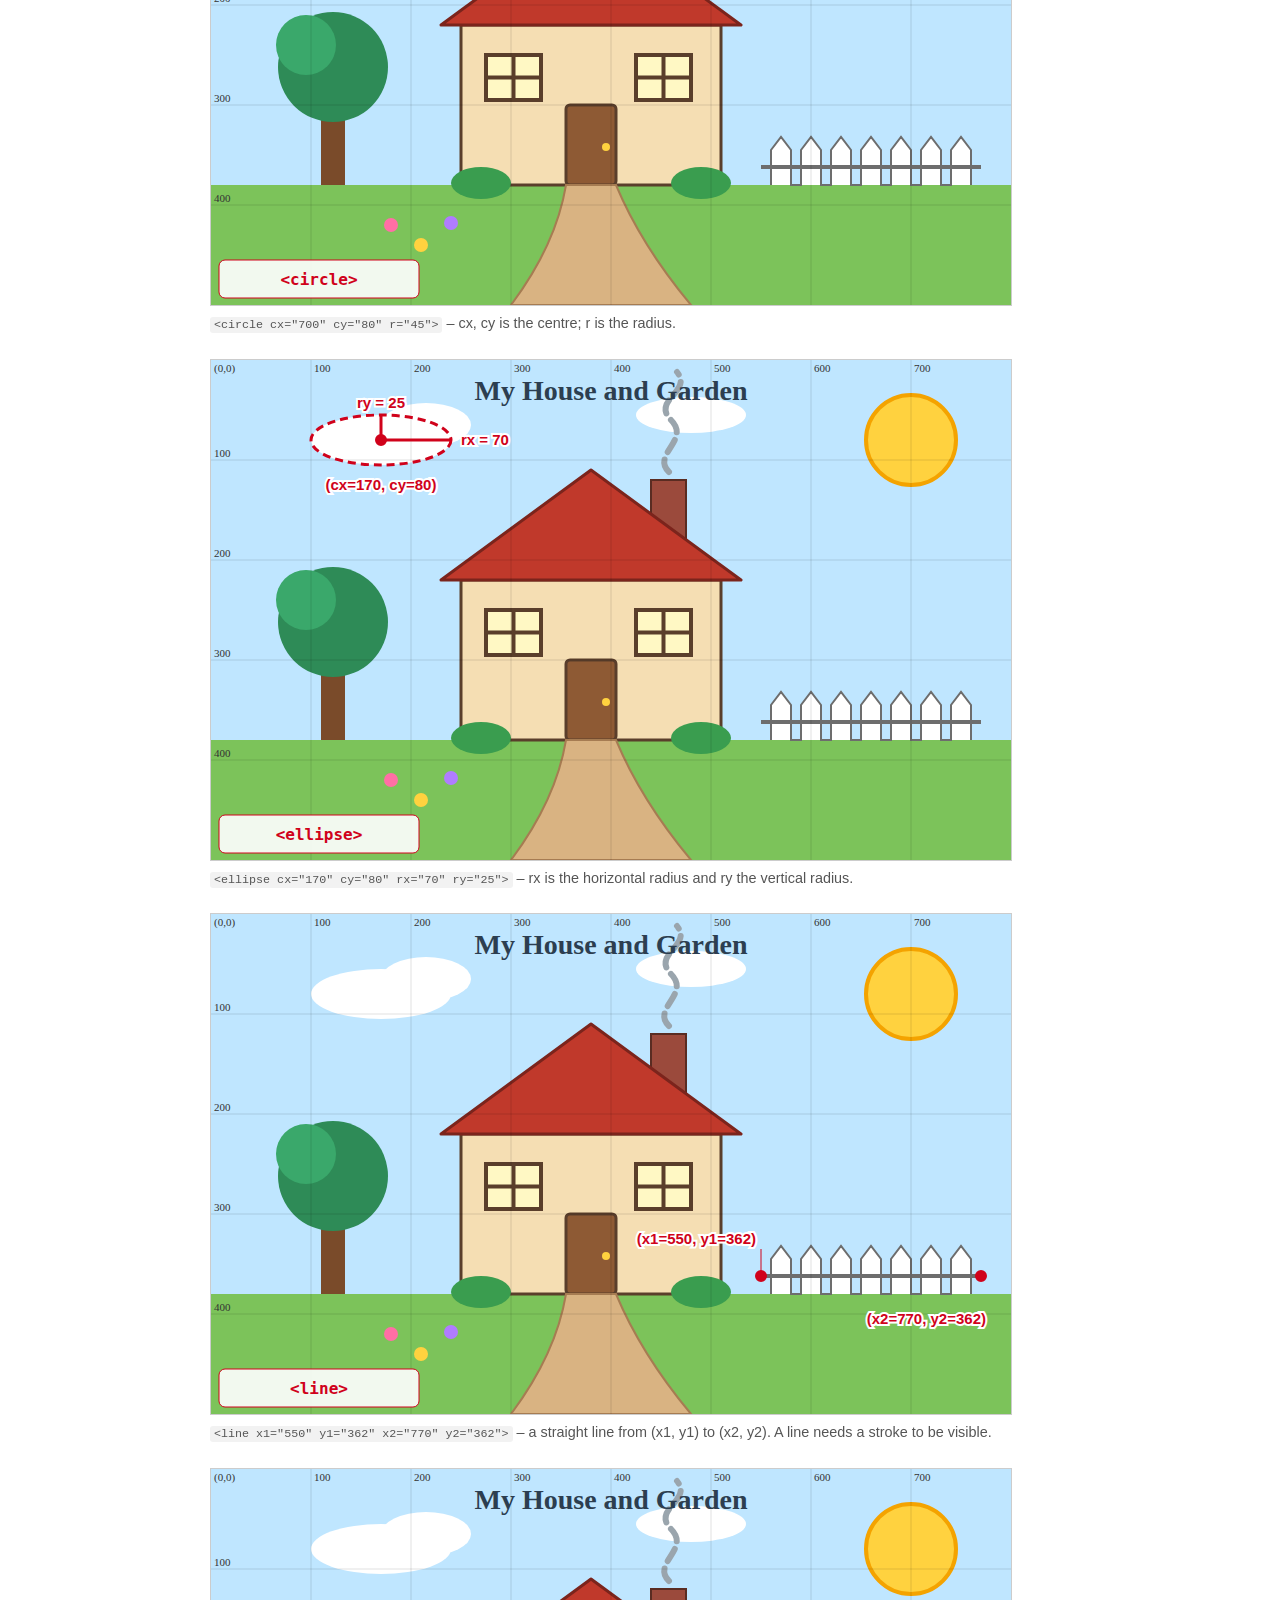
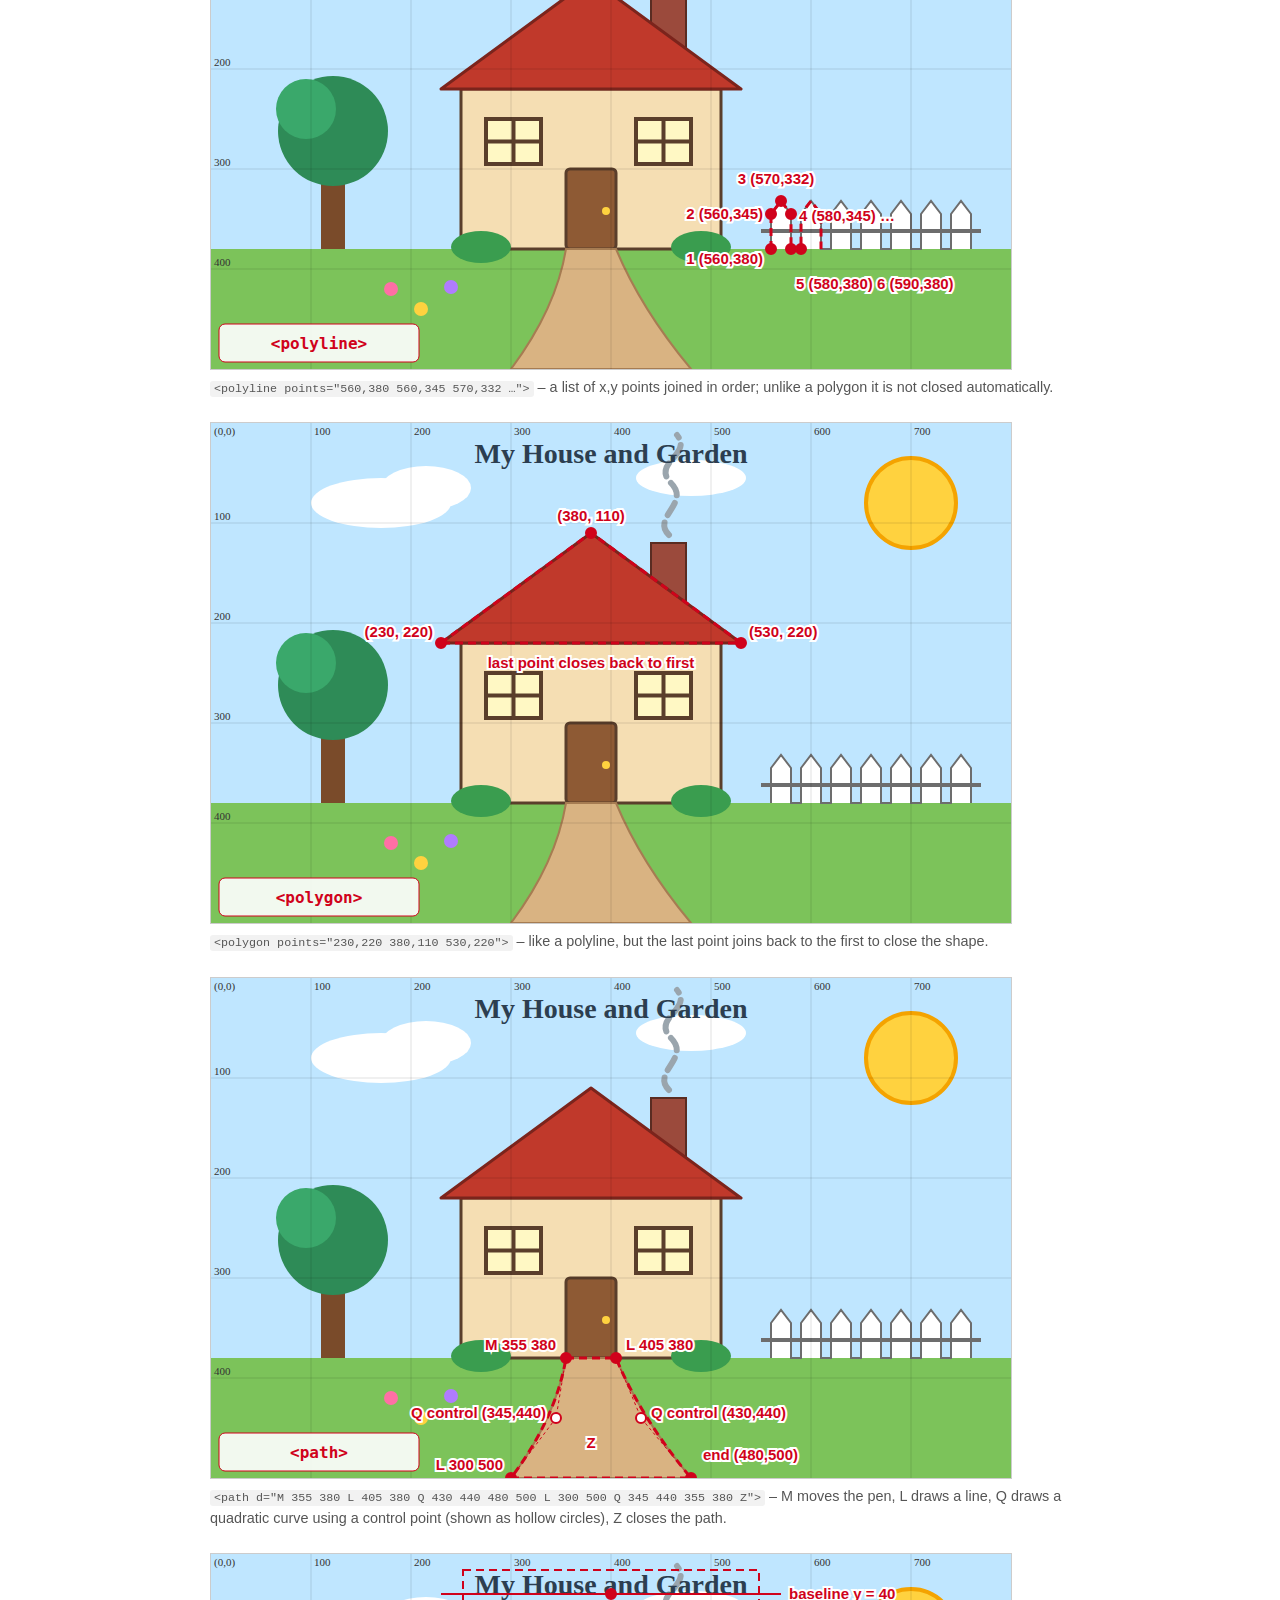
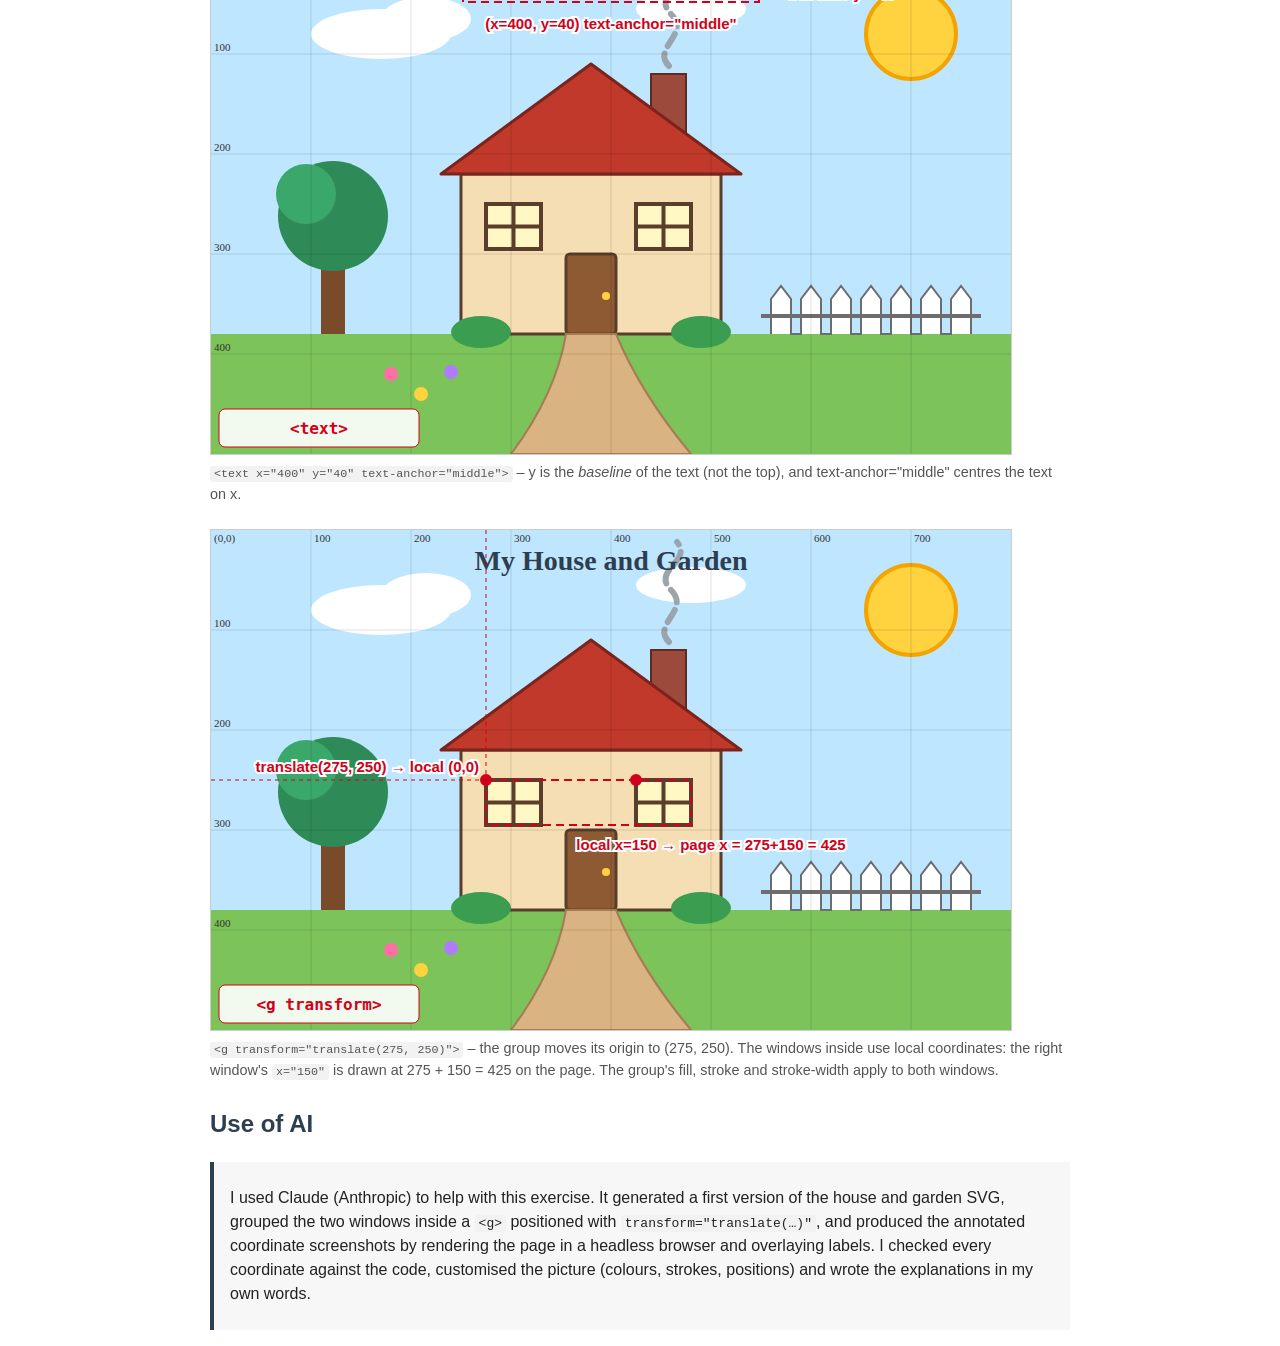
<file: Exercise 4/Exercise 4.1/index.html>
<!DOCTYPE html>
<html lang="en">
<head>
  <meta charset="UTF-8">
  <meta name="viewport" content="width=device-width, initial-scale=1.0">
  <title>Exercise 4.1 – SVG House and Garden</title>
  <style>
    body { font-family: Arial, Helvetica, sans-serif; max-width: 860px; margin: 0 auto; padding: 16px; color: #222; line-height: 1.5; }
    h1, h2 { color: #2c3e50; }
    svg { border: 1px solid #ccc; max-width: 100%; height: auto; }
    figure { margin: 24px 0; }
    figure img { max-width: 100%; border: 1px solid #ccc; }
    figcaption { font-size: 0.9em; color: #555; }
    code { background: #f2f2f2; padding: 1px 4px; border-radius: 3px; }
    .note { background: #f7f7f7; border-left: 4px solid #2c3e50; padding: 8px 16px; }
  </style>
</head>
<body>
  <h1>Exercise 4.1 – SVG House and Garden</h1>
  <p>A picture built only from SVG primitives: <code>rect</code>, <code>circle</code>, <code>ellipse</code>,
     <code>line</code>, <code>polyline</code>, <code>polygon</code>, <code>path</code> and <code>text</code>.
     The SVG is 800 × 500 pixels. The origin (0, 0) is the <strong>top-left</strong> corner,
     x increases to the right and y increases <strong>downwards</strong>.</p>

  <!-- ===================== THE PICTURE ===================== -->
  <svg id="scene" width="800" height="500" viewBox="0 0 800 500" xmlns="http://www.w3.org/2000/svg">
    <!-- Sky (rect) -->
    <rect id="sky" x="0" y="0" width="800" height="500" fill="#bfe6ff" />

    <!-- Sun (circle) -->
    <circle id="sun" cx="700" cy="80" r="45" fill="#ffd23f" stroke="#f4a300" stroke-width="4" />

    <!-- Clouds (ellipse) -->
    <ellipse id="cloud" cx="170" cy="80" rx="70" ry="25" fill="#ffffff" />
    <ellipse cx="215" cy="65" rx="45" ry="22" fill="#ffffff" />
    <ellipse cx="480" cy="55" rx="55" ry="18" fill="#ffffff" />

    <!-- Grass (rect) -->
    <rect id="grass" x="0" y="380" width="800" height="120" fill="#7cc35a" />

    <!-- Chimney (rect) – drawn before the roof so the roof covers its base -->
    <rect id="chimney" x="440" y="120" width="35" height="70" fill="#9b4a3c" stroke="#5a2c22" stroke-width="2" />

    <!-- Chimney smoke (path with cubic Bézier curves) -->
    <path id="smoke" d="M 458 112 C 440 95, 480 80, 460 60 S 482 32, 466 12"
          fill="none" stroke="#9aa5ad" stroke-width="6" stroke-linecap="round" stroke-dasharray="14 8" />

    <!-- House body (rect) -->
    <rect id="house" x="250" y="220" width="260" height="160" fill="#f5deb3" stroke="#5a3e2b" stroke-width="3" />

    <!-- Roof (polygon) -->
    <polygon id="roof" points="230,220 380,110 530,220" fill="#c0392b" stroke="#7b241c" stroke-width="3" stroke-linejoin="round" />

    <!-- Door (rect with rounded corners) and door knob (circle) -->
    <rect id="door" x="355" y="300" width="50" height="80" rx="4" fill="#8e5a34" stroke="#5a3e2b" stroke-width="3" />
    <circle cx="395" cy="342" r="4" fill="#ffd23f" />

    <!-- Windows: one group <g> styles both windows identically and transform/translate positions them -->
    <g id="windows" transform="translate(275, 250)" fill="#fff8c4" stroke="#5a3e2b" stroke-width="4">
      <!-- left window (local coordinates, relative to the translated origin) -->
      <rect x="0" y="0" width="55" height="45" />
      <line x1="27.5" y1="0" x2="27.5" y2="45" />
      <line x1="0" y1="22.5" x2="55" y2="22.5" />
      <!-- right window -->
      <rect x="150" y="0" width="55" height="45" />
      <line x1="177.5" y1="0" x2="177.5" y2="45" />
      <line x1="150" y1="22.5" x2="205" y2="22.5" />
    </g>

    <!-- Garden path from the door (path with quadratic curves) -->
    <path id="gardenPath" d="M 355 380 L 405 380 Q 430 440 480 500 L 300 500 Q 345 440 355 380 Z"
          fill="#d9b382" stroke="#a67c52" stroke-width="2" />

    <!-- Tree: trunk (rect) and leaves (circles) -->
    <rect x="110" y="290" width="24" height="90" fill="#7a4b2a" />
    <circle cx="122" cy="262" r="55" fill="#2e8b57" />
    <circle cx="95" cy="240" r="30" fill="#3aa86b" />

    <!-- Bushes (ellipse) -->
    <ellipse cx="270" cy="378" rx="30" ry="16" fill="#3a9d4f" />
    <ellipse cx="490" cy="378" rx="30" ry="16" fill="#3a9d4f" />

    <!-- Flowers (circles) -->
    <circle cx="180" cy="420" r="7" fill="#ff6fa5" />
    <circle cx="210" cy="440" r="7" fill="#ffd23f" />
    <circle cx="240" cy="418" r="7" fill="#b07cff" />

    <!-- Picket fence (polyline) and rail (line) -->
    <polyline id="fence" points="560,380 560,345 570,332 580,345 580,380 590,380 590,345 600,332 610,345 610,380 620,380 620,345 630,332 640,345 640,380 650,380 650,345 660,332 670,345 670,380 680,380 680,345 690,332 700,345 700,380 710,380 710,345 720,332 730,345 730,380 740,380 740,345 750,332 760,345 760,380"
              fill="#ffffff" stroke="#6d6d6d" stroke-width="2" />
    <line id="rail" x1="550" y1="362" x2="770" y2="362" stroke="#6d6d6d" stroke-width="4" />

    <!-- Title (text) -->
    <text id="title" x="400" y="40" text-anchor="middle" font-family="Georgia, serif" font-size="28" font-weight="bold" fill="#2c3e50">My House and Garden</text>
  </svg>

  <!-- ===================== ANNOTATIONS ===================== -->
  <h2>Understanding the SVG coordinate system</h2>
  <p>Each screenshot below highlights one example of a shape type (dashed red outline) and labels the
     coordinates from the code at the matching points in the drawing. The faint grid lines are every 100 px.</p>

  <figure><img src="images/annot-rect.png" alt="Annotated rect: the house body">
    <figcaption><code>&lt;rect x="250" y="220" width="260" height="160"&gt;</code> – x and y are the top-left corner; the bottom-right corner is (x + width, y + height) = (510, 380).</figcaption></figure>

  <figure><img src="images/annot-circle.png" alt="Annotated circle: the sun">
    <figcaption><code>&lt;circle cx="700" cy="80" r="45"&gt;</code> – cx, cy is the centre; r is the radius.</figcaption></figure>

  <figure><img src="images/annot-ellipse.png" alt="Annotated ellipse: a cloud">
    <figcaption><code>&lt;ellipse cx="170" cy="80" rx="70" ry="25"&gt;</code> – rx is the horizontal radius and ry the vertical radius.</figcaption></figure>

  <figure><img src="images/annot-line.png" alt="Annotated line: the fence rail">
    <figcaption><code>&lt;line x1="550" y1="362" x2="770" y2="362"&gt;</code> – a straight line from (x1, y1) to (x2, y2). A line needs a stroke to be visible.</figcaption></figure>

  <figure><img src="images/annot-polyline.png" alt="Annotated polyline: the picket fence">
    <figcaption><code>&lt;polyline points="560,380 560,345 570,332 …"&gt;</code> – a list of x,y points joined in order; unlike a polygon it is not closed automatically.</figcaption></figure>

  <figure><img src="images/annot-polygon.png" alt="Annotated polygon: the roof">
    <figcaption><code>&lt;polygon points="230,220 380,110 530,220"&gt;</code> – like a polyline, but the last point joins back to the first to close the shape.</figcaption></figure>

  <figure><img src="images/annot-path.png" alt="Annotated path: the garden path">
    <figcaption><code>&lt;path d="M 355 380 L 405 380 Q 430 440 480 500 L 300 500 Q 345 440 355 380 Z"&gt;</code> – M moves the pen, L draws a line, Q draws a quadratic curve using a control point (shown as hollow circles), Z closes the path.</figcaption></figure>

  <figure><img src="images/annot-text.png" alt="Annotated text: the title">
    <figcaption><code>&lt;text x="400" y="40" text-anchor="middle"&gt;</code> – y is the <em>baseline</em> of the text (not the top), and text-anchor="middle" centres the text on x.</figcaption></figure>

  <figure><img src="images/annot-group.png" alt="Annotated group: the two windows">
    <figcaption><code>&lt;g transform="translate(275, 250)"&gt;</code> – the group moves its origin to (275, 250). The windows inside use local coordinates: the right window's <code>x="150"</code> is drawn at 275 + 150 = 425 on the page. The group's fill, stroke and stroke-width apply to both windows.</figcaption></figure>

  <!-- ===================== AI USE ===================== -->
  <h2>Use of AI</h2>
  <div class="note">
    <p>I used Claude (Anthropic) to help with this exercise. It generated a first version of the house and garden SVG,
       grouped the two windows inside a <code>&lt;g&gt;</code> positioned with <code>transform="translate(…)"</code>,
       and produced the annotated coordinate screenshots by rendering the page in a headless browser and overlaying labels.
       I checked every coordinate against the code, customised the picture (colours, strokes, positions) and wrote the explanations in my own words.</p>
  </div>
</body>
</html>
</file>
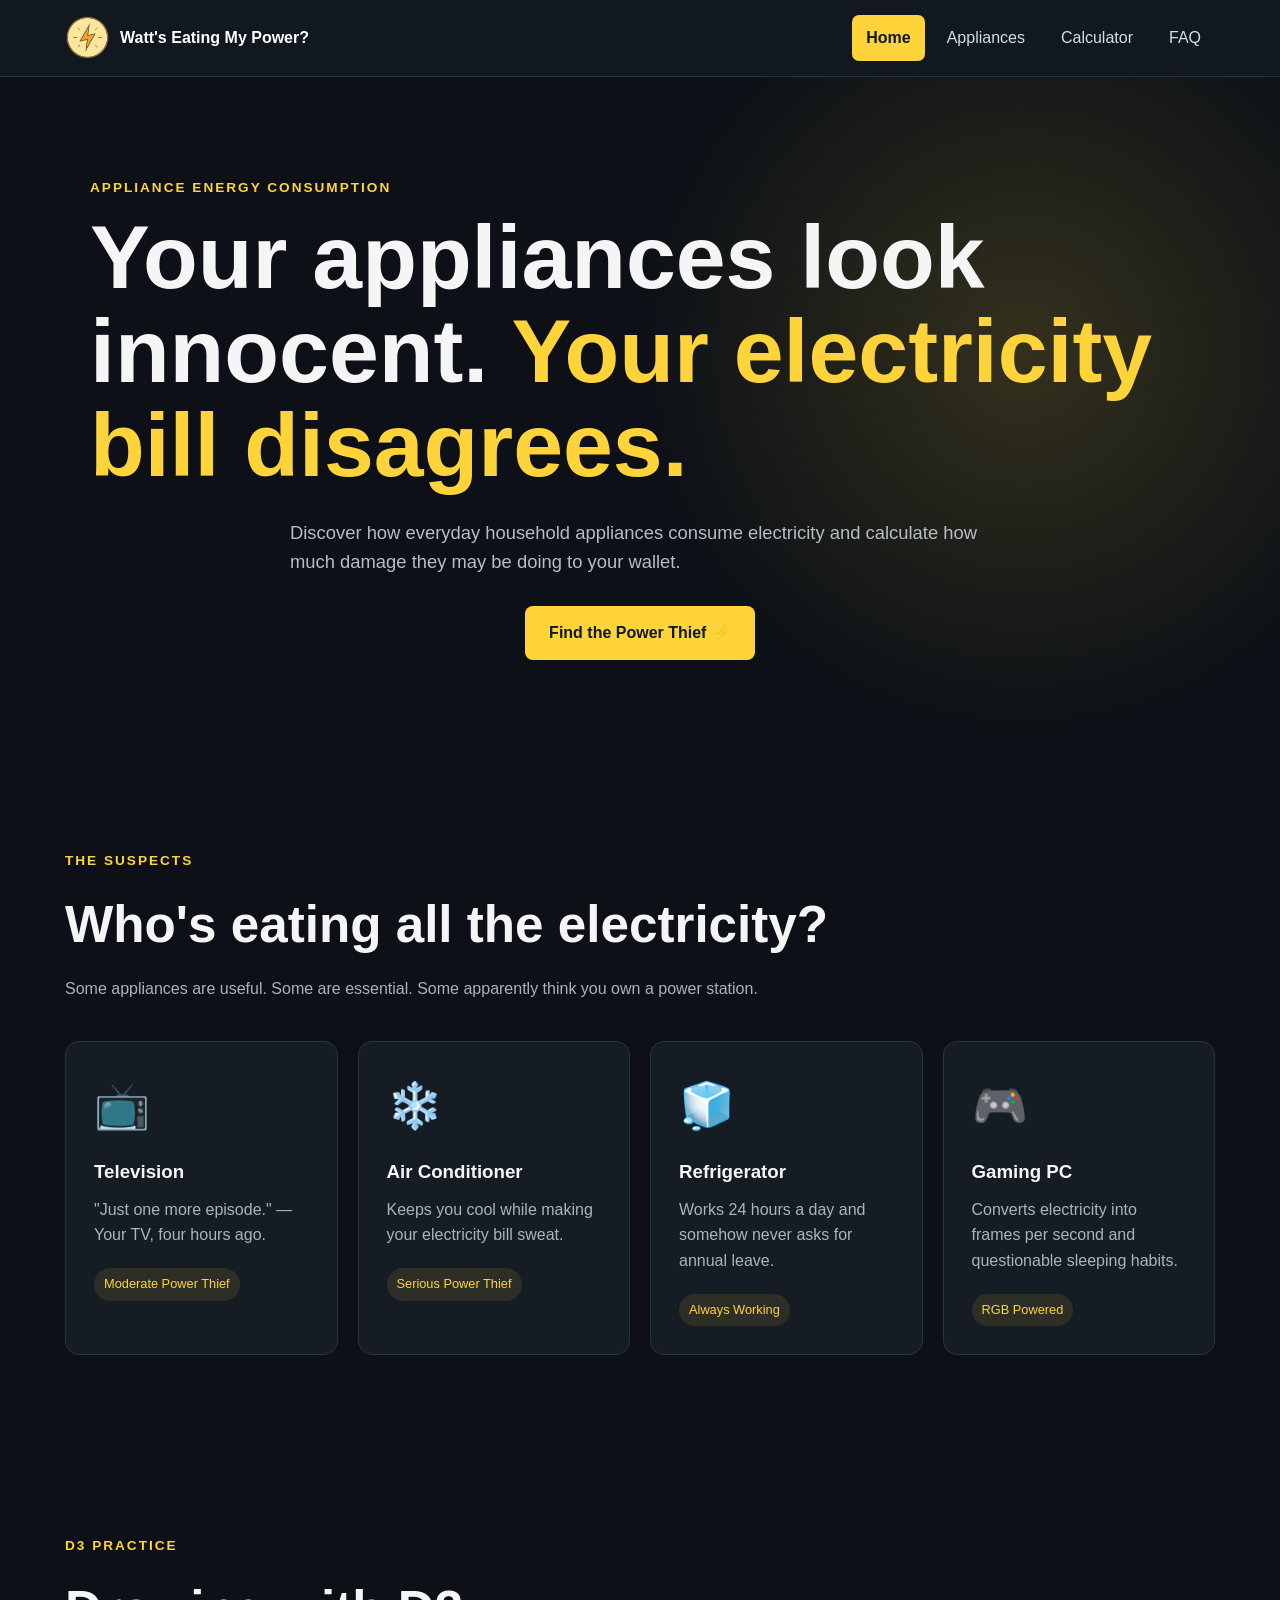
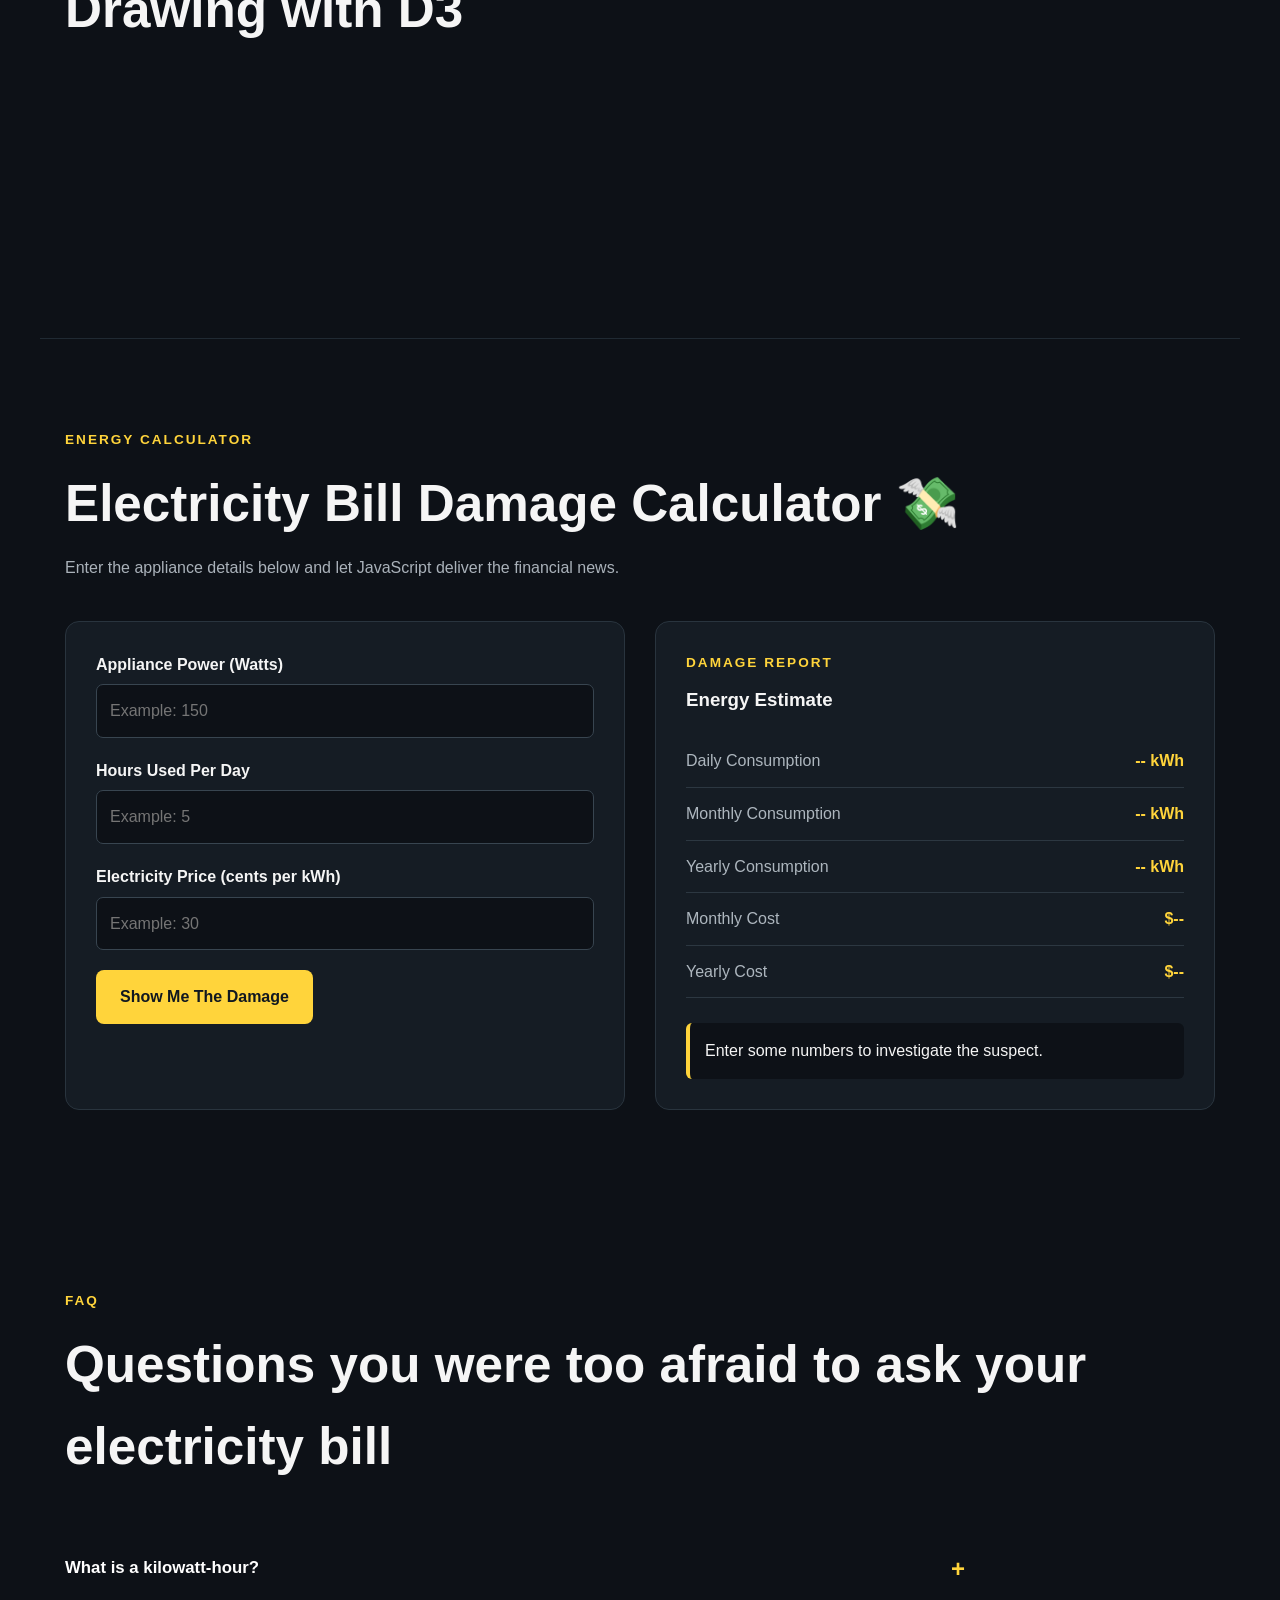
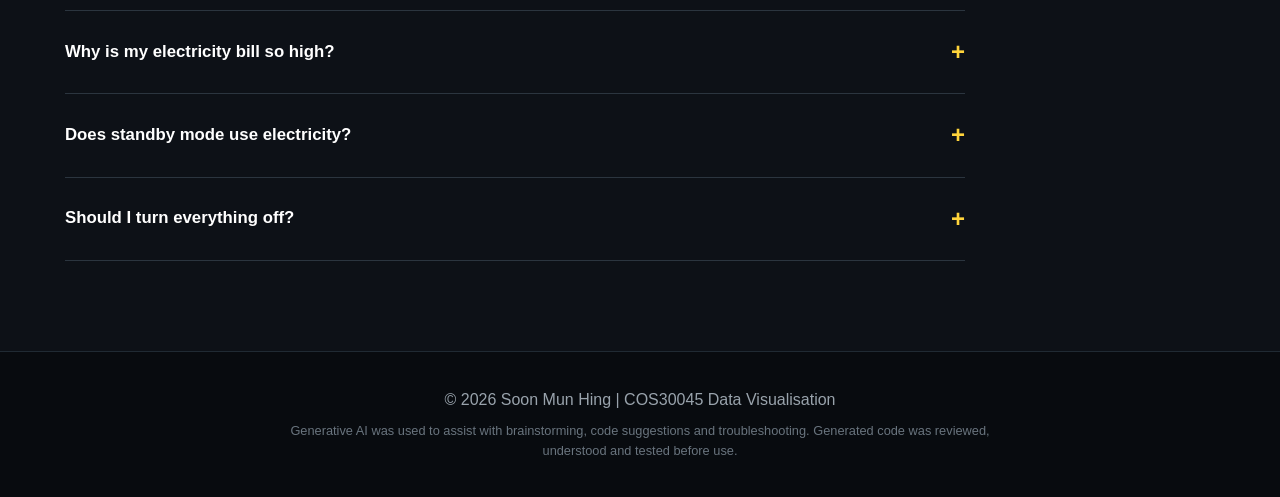
<file: Exercise 4/Exercise 4.2/index.html>
<!DOCTYPE html>
<html lang="en">

<head>
    <meta charset="UTF-8">
    <meta name="viewport" content="width=device-width, initial-scale=1.0">

    <title>Watt's Eating My Power?</title>

    <!-- External CSS -->
    <link rel="stylesheet" href="css/styles.css">
</head>

<body>

    <!-- ============================= -->
    <!-- Navigation -->
    <!-- ============================= -->

    <header>
        <nav class="navbar">

            <a href="index.html" class="logo-container">
                <img
                    src="images/PowerIcon.png"
                    alt="Power logo"
                    class="logo"
                >

                <span>Watt's Eating My Power?</span>
            </a>

            <ul class="nav-links">
                <li><a href="#home" class="active">Home</a></li>
                <li><a href="#appliances">Appliances</a></li>
                <li><a href="#calculator">Calculator</a></li>
                <li><a href="#faq">FAQ</a></li>
            </ul>

        </nav>
    </header>


    <main>

        <!-- ============================= -->
        <!-- Hero -->
        <!-- ============================= -->

        <section class="hero" id="home">

            <p class="eyebrow">
                APPLIANCE ENERGY CONSUMPTION
            </p>

            <h1>
                Your appliances look innocent.
                <span>Your electricity bill disagrees.</span>
            </h1>

            <p class="hero-description">
                Discover how everyday household appliances consume
                electricity and calculate how much damage they may
                be doing to your wallet.
            </p>

            <a href="#calculator" class="main-button">
                Find the Power Thief ⚡
            </a>

        </section>


        <!-- ============================= -->
        <!-- Appliance Cards -->
        <!-- ============================= -->

        <section class="section" id="appliances">

            <div class="section-title">

                <p class="eyebrow">
                    THE SUSPECTS
                </p>

                <h2>
                    Who's eating all the electricity?
                </h2>

                <p>
                    Some appliances are useful.
                    Some are essential.
                    Some apparently think you own a power station.
                </p>

            </div>


            <div class="appliance-grid">

                <article class="appliance-card">

                    <div class="icon">📺</div>

                    <h3>Television</h3>

                    <p>
                        "Just one more episode."
                        — Your TV, four hours ago.
                    </p>

                    <span class="tag">
                        Moderate Power Thief
                    </span>

                </article>


                <article class="appliance-card">

                    <div class="icon">❄️</div>

                    <h3>Air Conditioner</h3>

                    <p>
                        Keeps you cool while making your electricity
                        bill sweat.
                    </p>

                    <span class="tag">
                        Serious Power Thief
                    </span>

                </article>


                <article class="appliance-card">

                    <div class="icon">🧊</div>

                    <h3>Refrigerator</h3>

                    <p>
                        Works 24 hours a day and somehow never asks
                        for annual leave.
                    </p>

                    <span class="tag">
                        Always Working
                    </span>

                </article>


                <article class="appliance-card">

                    <div class="icon">🎮</div>

                    <h3>Gaming PC</h3>

                    <p>
                        Converts electricity into frames per second
                        and questionable sleeping habits.
                    </p>

                    <span class="tag">
                        RGB Powered
                    </span>

                </article>

            </div>

        </section>


        <!-- ============================= -->
        <!-- D3 Practice (Exercise 4.2) -->
        <!-- ============================= -->

        <section class="section" id="d3-practice">

            <div class="section-title">

                <p class="eyebrow">
                    D3 PRACTICE
                </p>

                <h2>
                    Drawing with D3
                </h2>

            </div>

            <!-- Empty SVG: js/main.js uses D3 to add a rectangle here -->
            <svg width="500" height="150"></svg>

        </section>


        <!-- ============================= -->
        <!-- Energy Calculator -->
        <!-- ============================= -->

        <section class="section calculator-section" id="calculator">

            <div class="section-title">

                <p class="eyebrow">
                    ENERGY CALCULATOR
                </p>

                <h2>
                    Electricity Bill Damage Calculator 💸
                </h2>

                <p>
                    Enter the appliance details below and let JavaScript
                    deliver the financial news.
                </p>

            </div>


            <div class="calculator-container">

                <form id="energyForm">

                    <div class="form-group">

                        <label for="power">
                            Appliance Power (Watts)
                        </label>

                        <input
                            type="number"
                            id="power"
                            placeholder="Example: 150"
                            min="0"
                            step="any"
                        >

                    </div>


                    <div class="form-group">

                        <label for="hours">
                            Hours Used Per Day
                        </label>

                        <input
                            type="number"
                            id="hours"
                            placeholder="Example: 5"
                            min="0"
                            max="24"
                            step="any"
                        >

                    </div>


                    <div class="form-group">

                        <label for="price">
                            Electricity Price (cents per kWh)
                        </label>

                        <input
                            type="number"
                            id="price"
                            placeholder="Example: 30"
                            min="0"
                            step="any"
                        >

                    </div>


                    <button type="submit" class="main-button">
                        Show Me The Damage
                    </button>


                    <p id="errorMessage" class="error-message"></p>

                </form>


                <div class="results">

                    <p class="eyebrow">
                        DAMAGE REPORT
                    </p>

                    <h3>Energy Estimate</h3>


                    <div class="result-row">
                        <span>Daily Consumption</span>
                        <strong id="dailyEnergy">-- kWh</strong>
                    </div>


                    <div class="result-row">
                        <span>Monthly Consumption</span>
                        <strong id="monthlyEnergy">-- kWh</strong>
                    </div>


                    <div class="result-row">
                        <span>Yearly Consumption</span>
                        <strong id="yearlyEnergy">-- kWh</strong>
                    </div>


                    <div class="result-row">
                        <span>Monthly Cost</span>
                        <strong id="monthlyCost">$--</strong>
                    </div>


                    <div class="result-row">
                        <span>Yearly Cost</span>
                        <strong id="yearlyCost">$--</strong>
                    </div>


                    <p id="damageMessage" class="damage-message">
                        Enter some numbers to investigate the suspect.
                    </p>

                </div>

            </div>

        </section>


        <!-- ============================= -->
        <!-- FAQ -->
        <!-- ============================= -->

        <section class="section" id="faq">

            <div class="section-title">

                <p class="eyebrow">
                    FAQ
                </p>

                <h2>
                    Questions you were too afraid to ask your electricity bill
                </h2>

            </div>


            <div class="faq-container">

                <div class="faq-item">

                    <button class="faq-question">

                        What is a kilowatt-hour?

                        <span>+</span>

                    </button>

                    <div class="faq-answer">

                        <p>
                            A kilowatt-hour (kWh) is a unit used to measure
                            electrical energy. Using a 1,000 watt appliance
                            for one hour consumes approximately 1 kWh.
                        </p>

                    </div>

                </div>


                <div class="faq-item">

                    <button class="faq-question">

                        Why is my electricity bill so high?

                        <span>+</span>

                    </button>

                    <div class="faq-answer">

                        <p>
                            High-powered appliances, longer usage times and
                            electricity prices can all increase your overall
                            electricity cost.
                        </p>

                    </div>

                </div>


                <div class="faq-item">

                    <button class="faq-question">

                        Does standby mode use electricity?

                        <span>+</span>

                    </button>

                    <div class="faq-answer">

                        <p>
                            Yes. Many appliances still consume a small amount
                            of electricity while in standby mode. Your TV is
                            basically sleeping with one eye open.
                        </p>

                    </div>

                </div>


                <div class="faq-item">

                    <button class="faq-question">

                        Should I turn everything off?

                        <span>+</span>

                    </button>

                    <div class="faq-answer">

                        <p>
                            Turning off appliances that are not needed can
                            reduce energy consumption. Please leave the
                            refrigerator alone though. Your milk has done
                            nothing wrong.
                        </p>

                    </div>

                </div>

            </div>

        </section>

    </main>


    <!-- ============================= -->
    <!-- Footer -->
    <!-- ============================= -->

    <footer>

        <p>
            © <span id="currentYear"></span>
            Soon Mun Hing | COS30045 Data Visualisation
        </p>

        <p class="ai-text">
            Generative AI was used to assist with brainstorming,
            code suggestions and troubleshooting. Generated code
            was reviewed, understood and tested before use.
        </p>

    </footer>


    <!-- External JavaScript -->
    <script src="js/scripts.js"></script>

    <!-- Exercise 4.2: D3 library, then my D3 code (kept separate from scripts.js) -->
    <script src="https://d3js.org/d3.v7.min.js"></script>
    <script src="js/main.js"></script>

</body>

</html>
<!-- Generative AI was used to assist with brainstorming, code suggestions,
explanations and troubleshooting.

AI-generated code and suggestions were reviewed, modified where
necessary and tested -->
</file>
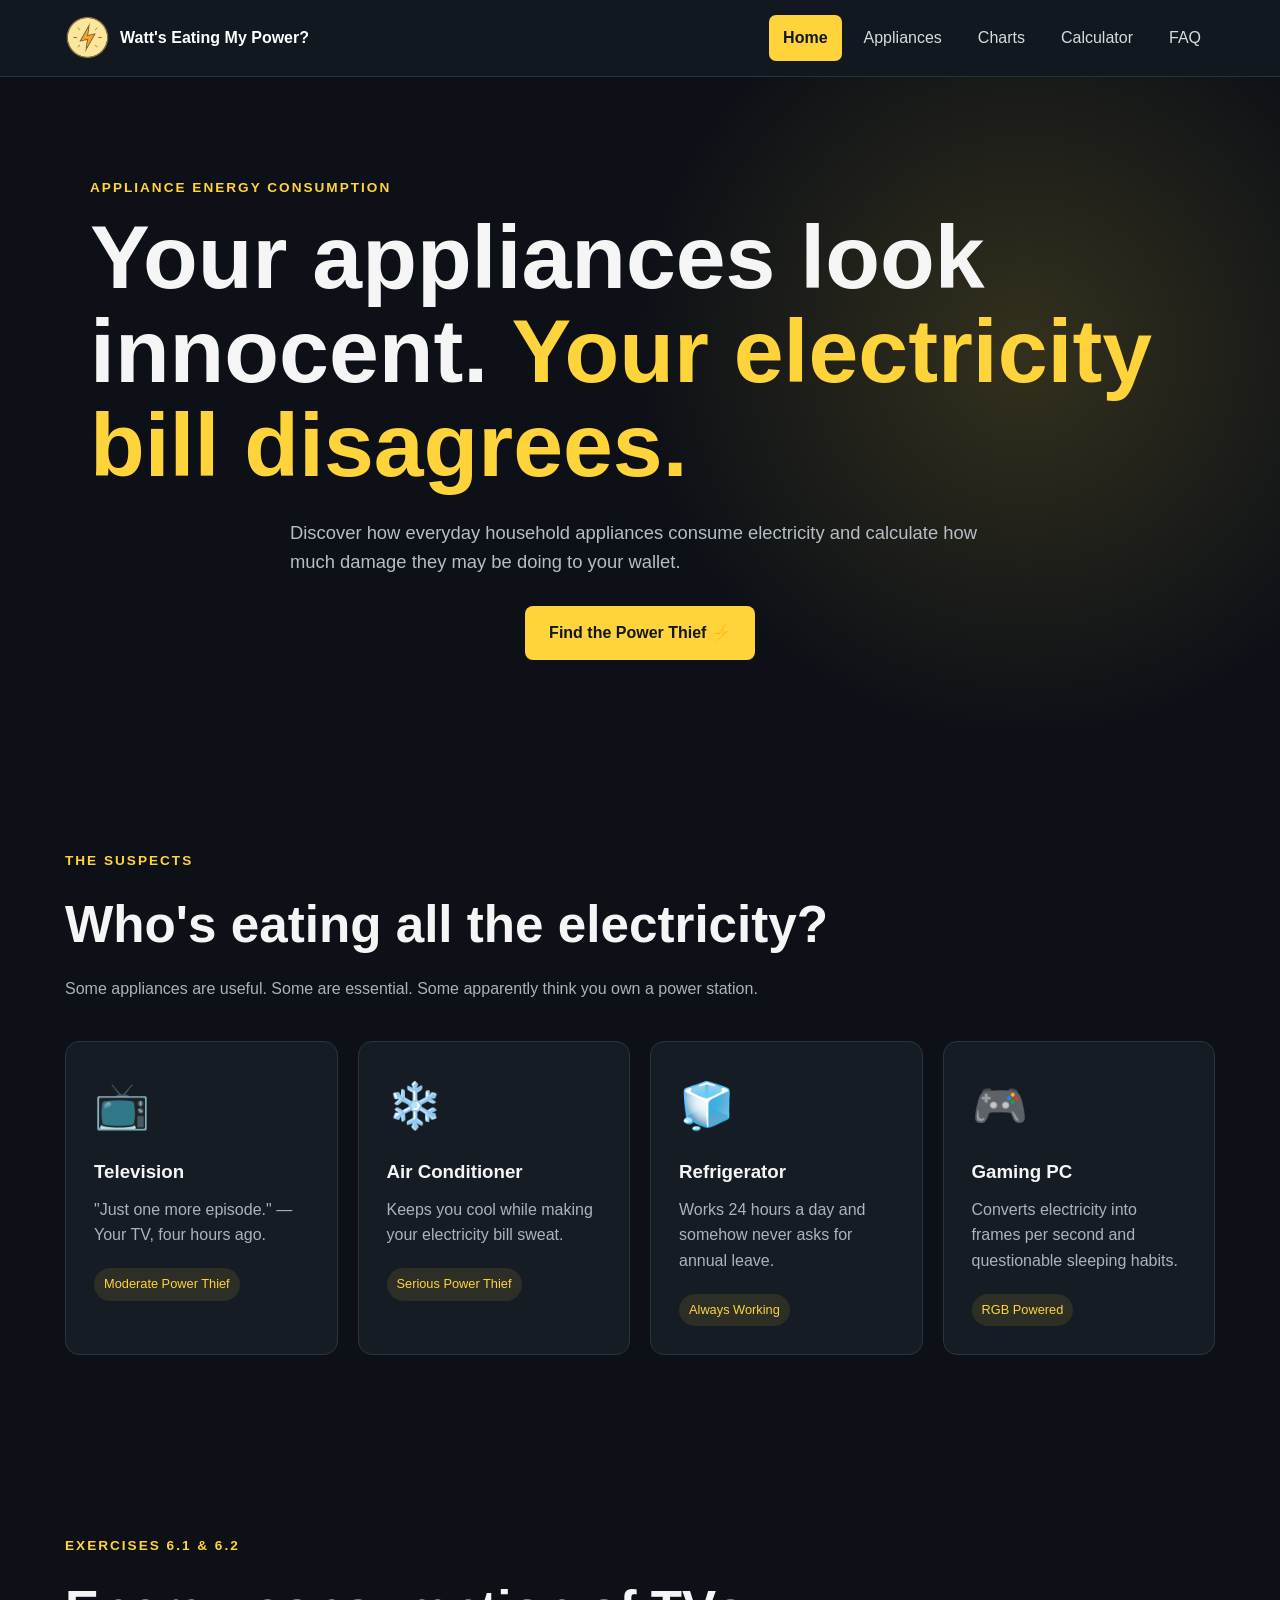
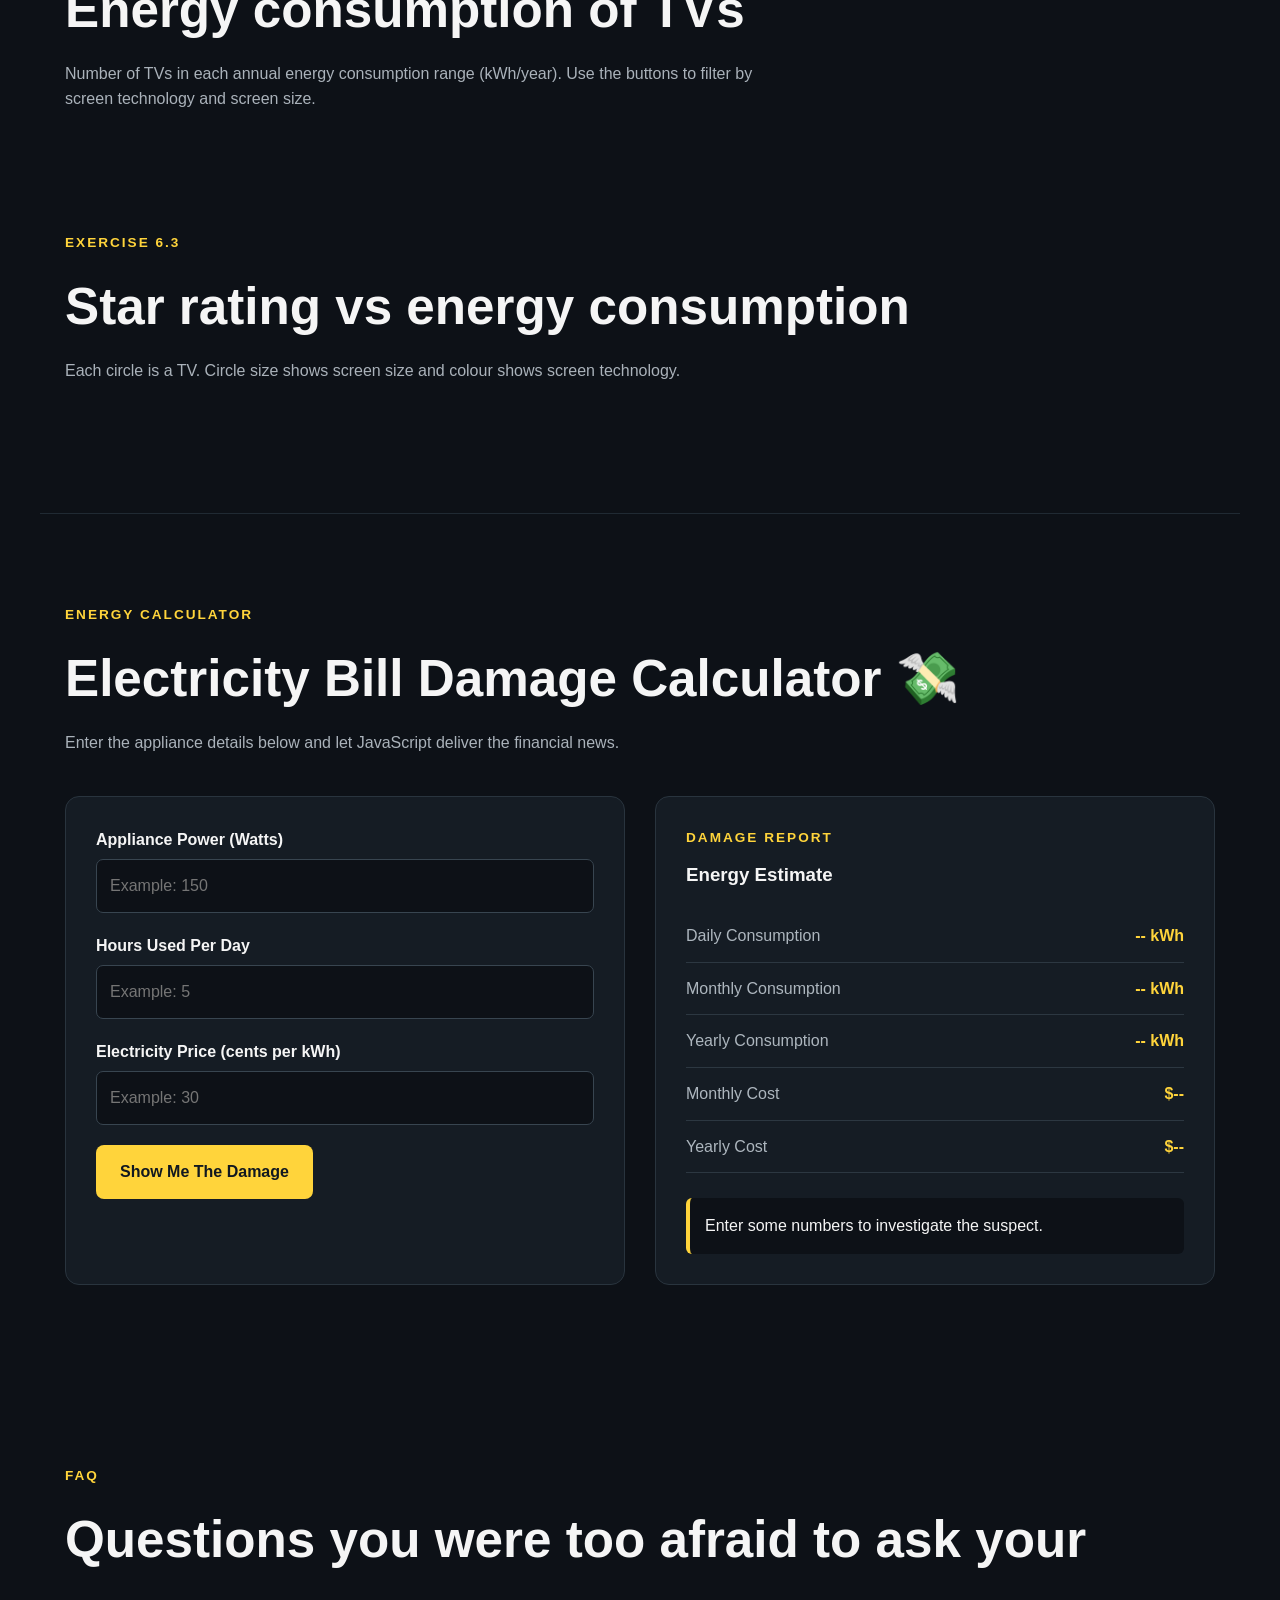
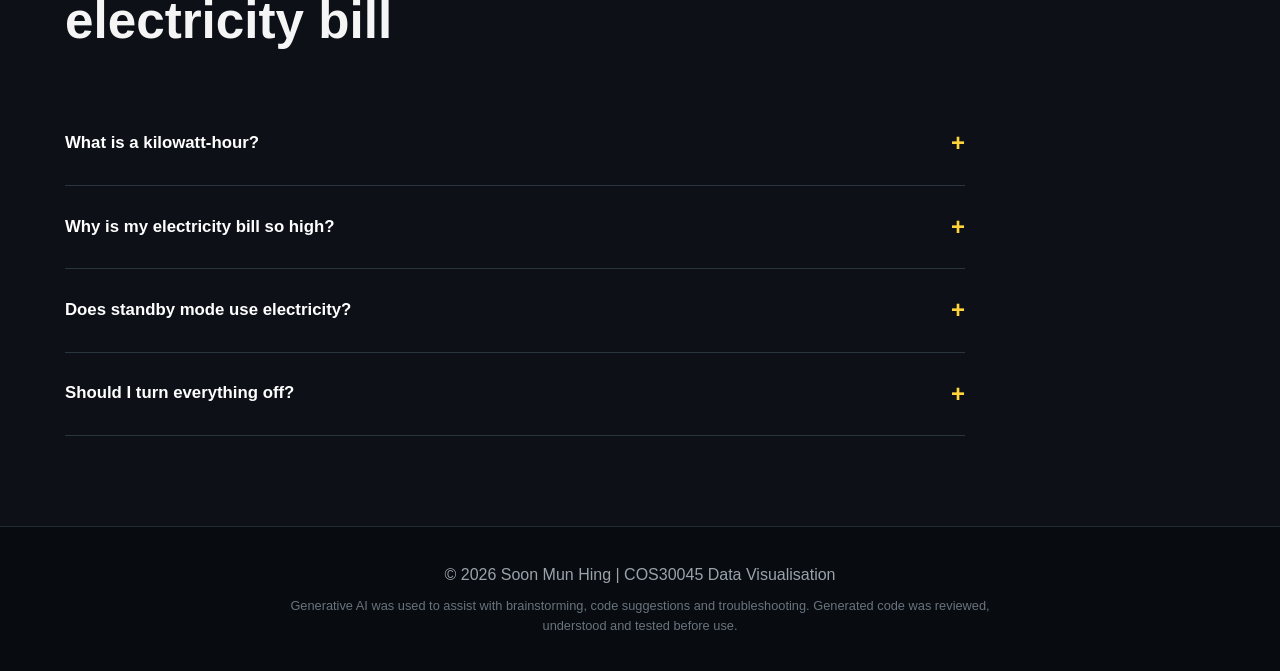
<file: Exercise 6/W6.1_HISTOGRAM_INTERACTION/index.html>
<!DOCTYPE html>
<html lang="en">

<head>
    <meta charset="UTF-8">
    <meta name="viewport" content="width=device-width, initial-scale=1.0">

    <title>Watt's Eating My Power?</title>

    <!-- External CSS -->
    <link rel="stylesheet" href="css/base.css">
    <link rel="stylesheet" href="css/visualisation.css">
</head>

<body>

    <!-- ============================= -->
    <!-- Navigation -->
    <!-- ============================= -->

    <header>
        <nav class="navbar">

            <a href="index.html" class="logo-container">
                <img
                    src="images/PowerIcon.png"
                    alt="Power logo"
                    class="logo"
                >

                <span>Watt's Eating My Power?</span>
            </a>

            <ul class="nav-links">
                <li><a href="#home" class="active">Home</a></li>
                <li><a href="#appliances">Appliances</a></li>
                <li><a href="#charts">Charts</a></li>
                <li><a href="#calculator">Calculator</a></li>
                <li><a href="#faq">FAQ</a></li>
            </ul>

        </nav>
    </header>


    <main>

        <!-- ============================= -->
        <!-- Hero -->
        <!-- ============================= -->

        <section class="hero" id="home">

            <p class="eyebrow">
                APPLIANCE ENERGY CONSUMPTION
            </p>

            <h1>
                Your appliances look innocent.
                <span>Your electricity bill disagrees.</span>
            </h1>

            <p class="hero-description">
                Discover how everyday household appliances consume
                electricity and calculate how much damage they may
                be doing to your wallet.
            </p>

            <a href="#calculator" class="main-button">
                Find the Power Thief ⚡
            </a>

        </section>


        <!-- ============================= -->
        <!-- Appliance Cards -->
        <!-- ============================= -->

        <section class="section" id="appliances">

            <div class="section-title">

                <p class="eyebrow">
                    THE SUSPECTS
                </p>

                <h2>
                    Who's eating all the electricity?
                </h2>

                <p>
                    Some appliances are useful.
                    Some are essential.
                    Some apparently think you own a power station.
                </p>

            </div>


            <div class="appliance-grid">

                <article class="appliance-card">

                    <div class="icon">📺</div>

                    <h3>Television</h3>

                    <p>
                        "Just one more episode."
                        — Your TV, four hours ago.
                    </p>

                    <span class="tag">
                        Moderate Power Thief
                    </span>

                </article>


                <article class="appliance-card">

                    <div class="icon">❄️</div>

                    <h3>Air Conditioner</h3>

                    <p>
                        Keeps you cool while making your electricity
                        bill sweat.
                    </p>

                    <span class="tag">
                        Serious Power Thief
                    </span>

                </article>


                <article class="appliance-card">

                    <div class="icon">🧊</div>

                    <h3>Refrigerator</h3>

                    <p>
                        Works 24 hours a day and somehow never asks
                        for annual leave.
                    </p>

                    <span class="tag">
                        Always Working
                    </span>

                </article>


                <article class="appliance-card">

                    <div class="icon">🎮</div>

                    <h3>Gaming PC</h3>

                    <p>
                        Converts electricity into frames per second
                        and questionable sleeping habits.
                    </p>

                    <span class="tag">
                        RGB Powered
                    </span>

                </article>

            </div>

        </section>


        <!-- ============================= -->
        <!-- Charts (Exercise 6) -->
        <!-- ============================= -->

        <section class="section chart-section" id="charts">

            <div class="section-title">
                <p class="eyebrow">EXERCISES 6.1 &amp; 6.2</p>
                <h2>Energy consumption of TVs</h2>
                <p>Number of TVs in each annual energy consumption range (kWh/year). Use the buttons to filter by screen technology and screen size.</p>
            </div>

            <div id="filters_screen" class="filters"></div>
            <div id="filters_size" class="filters"></div>

            <div id="histogram" class="responsive-svg-container"></div>

            <div class="section-title scatterplot-title">
                <p class="eyebrow">EXERCISE 6.3</p>
                <h2>Star rating vs energy consumption</h2>
                <p>Each circle is a TV. Circle size shows screen size and colour shows screen technology.</p>
            </div>

            <div id="scatterplot" class="responsive-svg-container"></div>

        </section>


        <!-- ============================= -->
        <!-- Energy Calculator -->
        <!-- ============================= -->

        <section class="section calculator-section" id="calculator">

            <div class="section-title">

                <p class="eyebrow">
                    ENERGY CALCULATOR
                </p>

                <h2>
                    Electricity Bill Damage Calculator 💸
                </h2>

                <p>
                    Enter the appliance details below and let JavaScript
                    deliver the financial news.
                </p>

            </div>


            <div class="calculator-container">

                <form id="energyForm">

                    <div class="form-group">

                        <label for="power">
                            Appliance Power (Watts)
                        </label>

                        <input
                            type="number"
                            id="power"
                            placeholder="Example: 150"
                            min="0"
                            step="any"
                        >

                    </div>


                    <div class="form-group">

                        <label for="hours">
                            Hours Used Per Day
                        </label>

                        <input
                            type="number"
                            id="hours"
                            placeholder="Example: 5"
                            min="0"
                            max="24"
                            step="any"
                        >

                    </div>


                    <div class="form-group">

                        <label for="price">
                            Electricity Price (cents per kWh)
                        </label>

                        <input
                            type="number"
                            id="price"
                            placeholder="Example: 30"
                            min="0"
                            step="any"
                        >

                    </div>


                    <button type="submit" class="main-button">
                        Show Me The Damage
                    </button>


                    <p id="errorMessage" class="error-message"></p>

                </form>


                <div class="results">

                    <p class="eyebrow">
                        DAMAGE REPORT
                    </p>

                    <h3>Energy Estimate</h3>


                    <div class="result-row">
                        <span>Daily Consumption</span>
                        <strong id="dailyEnergy">-- kWh</strong>
                    </div>


                    <div class="result-row">
                        <span>Monthly Consumption</span>
                        <strong id="monthlyEnergy">-- kWh</strong>
                    </div>


                    <div class="result-row">
                        <span>Yearly Consumption</span>
                        <strong id="yearlyEnergy">-- kWh</strong>
                    </div>


                    <div class="result-row">
                        <span>Monthly Cost</span>
                        <strong id="monthlyCost">$--</strong>
                    </div>


                    <div class="result-row">
                        <span>Yearly Cost</span>
                        <strong id="yearlyCost">$--</strong>
                    </div>


                    <p id="damageMessage" class="damage-message">
                        Enter some numbers to investigate the suspect.
                    </p>

                </div>

            </div>

        </section>


        <!-- ============================= -->
        <!-- FAQ -->
        <!-- ============================= -->

        <section class="section" id="faq">

            <div class="section-title">

                <p class="eyebrow">
                    FAQ
                </p>

                <h2>
                    Questions you were too afraid to ask your electricity bill
                </h2>

            </div>


            <div class="faq-container">

                <div class="faq-item">

                    <button class="faq-question">

                        What is a kilowatt-hour?

                        <span>+</span>

                    </button>

                    <div class="faq-answer">

                        <p>
                            A kilowatt-hour (kWh) is a unit used to measure
                            electrical energy. Using a 1,000 watt appliance
                            for one hour consumes approximately 1 kWh.
                        </p>

                    </div>

                </div>


                <div class="faq-item">

                    <button class="faq-question">

                        Why is my electricity bill so high?

                        <span>+</span>

                    </button>

                    <div class="faq-answer">

                        <p>
                            High-powered appliances, longer usage times and
                            electricity prices can all increase your overall
                            electricity cost.
                        </p>

                    </div>

                </div>


                <div class="faq-item">

                    <button class="faq-question">

                        Does standby mode use electricity?

                        <span>+</span>

                    </button>

                    <div class="faq-answer">

                        <p>
                            Yes. Many appliances still consume a small amount
                            of electricity while in standby mode. Your TV is
                            basically sleeping with one eye open.
                        </p>

                    </div>

                </div>


                <div class="faq-item">

                    <button class="faq-question">

                        Should I turn everything off?

                        <span>+</span>

                    </button>

                    <div class="faq-answer">

                        <p>
                            Turning off appliances that are not needed can
                            reduce energy consumption. Please leave the
                            refrigerator alone though. Your milk has done
                            nothing wrong.
                        </p>

                    </div>

                </div>

            </div>

        </section>

    </main>


    <!-- ============================= -->
    <!-- Footer -->
    <!-- ============================= -->

    <footer>

        <p>
            © <span id="currentYear"></span>
            Soon Mun Hing | COS30045 Data Visualisation
        </p>

        <p class="ai-text">
            Generative AI was used to assist with brainstorming,
            code suggestions and troubleshooting. Generated code
            was reviewed, understood and tested before use.
        </p>

    </footer>


    <!-- External JavaScript -->
    <script src="js/scripts.js"></script>

    <script src="https://d3js.org/d3.v7.min.js"></script>
    <script src="js/load-data.js"></script>
    <script src="js/shared-constants.js"></script>
    <script src="js/interactions.js"></script>
    <script src="js/histogram.js"></script>
    <script src="js/scatterplot.js"></script>

</body>

</html>
<!-- Generative AI was used to assist with brainstorming, code suggestions,
explanations and troubleshooting.

AI-generated code and suggestions were reviewed, modified where
necessary and tested -->
</file>
<file: Exercise 5/css/styles.css>
/* ============================= */
/* General */
/* ============================= */

* {
    margin: 0;
    padding: 0;
    box-sizing: border-box;
}

html {
    scroll-behavior: smooth;
}

body {
    font-family: Arial, Helvetica, sans-serif;
    background-color: #0d1117;
    color: #f5f5f5;
    line-height: 1.6;
}

a {
    text-decoration: none;
}

button,
input {
    font: inherit;
}


/* ============================= */
/* Navigation */
/* ============================= */

header {
    position: sticky;
    top: 0;
    z-index: 1000;

    background-color: #111820;
    border-bottom: 1px solid #28333d;
}

.navbar {
    max-width: 1200px;
    margin: auto;

    padding: 15px 25px;

    display: flex;
    justify-content: space-between;
    align-items: center;
}

.logo-container {
    display: flex;
    align-items: center;

    gap: 10px;

    color: white;
    font-weight: bold;
}

.logo {
    width: 45px;
    height: 45px;
    object-fit: contain;
}

.nav-links {
    list-style: none;

    display: flex;

    gap: 8px;
}

.nav-links a {
    color: #d7dce1;

    display: block;

    padding: 10px 14px;

    border-radius: 7px;

    transition: 0.3s;
}

.nav-links a:hover {
    background-color: #28333d;
    color: #ffd43b;

    transform: translateY(-2px);
}

.nav-links a.active {
    background-color: #ffd43b;
    color: #111820;

    font-weight: bold;
}


/* ============================= */
/* Hero */
/* ============================= */

.hero {
    min-height: 650px;

    padding: 100px 25px;

    display: flex;
    flex-direction: column;
    justify-content: center;

    background:
        radial-gradient(
            circle at 80% 40%,
            rgba(255, 212, 59, 0.16),
            transparent 35%
        );
}

.hero > * {
    max-width: 1100px;
    width: 100%;
    margin-left: auto;
    margin-right: auto;
}

.eyebrow {
    color: #ffd43b;

    font-size: 0.85rem;
    font-weight: bold;

    letter-spacing: 2px;

    margin-bottom: 12px;
}

.hero h1 {
    font-size: clamp(3rem, 7vw, 5.8rem);

    line-height: 1.05;

    margin-bottom: 25px;
}

.hero h1 span {
    color: #ffd43b;
}

.hero-description {
    max-width: 700px;

    color: #b5bdc5;

    font-size: 1.15rem;

    margin-bottom: 30px;
}


/* ============================= */
/* Buttons */
/* ============================= */

.main-button {
    display: inline-block;

    width: fit-content;

    border: none;

    padding: 14px 24px;

    border-radius: 8px;

    background-color: #ffd43b;
    color: #111820;

    font-weight: bold;

    cursor: pointer;

    transition: 0.3s;
}

.main-button:hover {
    background-color: #ffe066;

    transform: translateY(-3px);
}


/* ============================= */
/* Sections */
/* ============================= */

.section {
    max-width: 1200px;

    margin: auto;

    padding: 90px 25px;
}

.section-title {
    margin-bottom: 40px;
}

.section-title h2 {
    font-size: clamp(2rem, 4vw, 3.2rem);

    margin-bottom: 10px;
}

.section-title > p:last-child {
    color: #aab2ba;

    max-width: 700px;
}


/* ============================= */
/* Appliance Cards */
/* ============================= */

.appliance-grid {
    display: grid;

    grid-template-columns:
        repeat(auto-fit, minmax(230px, 1fr));

    gap: 20px;
}

.appliance-card {
    background-color: #151c24;

    border: 1px solid #29343e;

    border-radius: 14px;

    padding: 28px;

    transition: 0.3s;
}

.appliance-card:hover {
    transform: translateY(-8px);

    border-color: #ffd43b;
}

.icon {
    font-size: 2.8rem;

    margin-bottom: 15px;
}

.appliance-card h3 {
    margin-bottom: 10px;
}

.appliance-card p {
    color: #abb4bc;
}

.tag {
    display: inline-block;

    margin-top: 20px;

    padding: 6px 10px;

    border-radius: 20px;

    background-color: rgba(255, 212, 59, 0.1);

    color: #ffd43b;

    font-size: 0.8rem;
}


/* ============================= */
/* Calculator */
/* ============================= */

.calculator-section {
    border-top: 1px solid #202a33;
}

.calculator-container {
    display: grid;

    grid-template-columns: 1fr 1fr;

    gap: 30px;
}

#energyForm,
.results {
    padding: 30px;

    border-radius: 14px;

    border: 1px solid #29343e;

    background-color: #151c24;
}

.form-group {
    margin-bottom: 20px;
}

.form-group label {
    display: block;

    margin-bottom: 7px;

    font-weight: bold;
}

.form-group input {
    width: 100%;

    padding: 13px;

    border: 1px solid #384550;

    border-radius: 7px;

    background-color: #0d1117;
    color: white;

    outline: none;
}

.form-group input:focus {
    border-color: #ffd43b;
}

.error-message {
    color: #ff6b6b;

    margin-top: 15px;

    min-height: 24px;
}

.results h3 {
    margin-bottom: 20px;
}

.result-row {
    display: flex;

    justify-content: space-between;

    gap: 20px;

    padding: 13px 0;

    border-bottom: 1px solid #2c3741;
}

.result-row span {
    color: #adb6be;
}

.result-row strong {
    color: #ffd43b;
}

.damage-message {
    margin-top: 25px;

    padding: 15px;

    border-left: 4px solid #ffd43b;

    background-color: #0d1117;

    border-radius: 6px;
}


/* ============================= */
/* FAQ */
/* ============================= */

.faq-container {
    max-width: 900px;
}

.faq-item {
    border-bottom: 1px solid #2b353f;
}

.faq-question {
    width: 100%;

    border: none;

    background: none;
    color: white;

    padding: 22px 0;

    display: flex;

    align-items: center;
    justify-content: space-between;

    font-size: 1.05rem;
    font-weight: bold;

    cursor: pointer;

    text-align: left;
}

.faq-question span {
    color: #ffd43b;

    font-size: 1.5rem;

    transition: 0.3s;
}

.faq-answer {
    max-height: 0;

    overflow: hidden;

    transition: max-height 0.3s ease;
}

.faq-answer p {
    color: #aab3bb;

    padding: 0 30px 22px 0;
}

.faq-item.open .faq-answer {
    max-height: 250px;
}

.faq-item.open .faq-question span {
    transform: rotate(45deg);
}


/* ============================= */
/* Footer */
/* ============================= */

footer {
    text-align: center;

    padding: 35px 20px;

    background-color: #080b0f;

    border-top: 1px solid #202a33;

    color: #99a3ac;
}

.ai-text {
    max-width: 700px;

    margin: 8px auto 0;

    font-size: 0.8rem;

    color: #69747e;
}


/* ============================= */
/* Responsive */
/* ============================= */

@media (max-width: 800px) {

    .navbar {
        flex-direction: column;

        gap: 15px;
    }

    .nav-links {
        flex-wrap: wrap;

        justify-content: center;
    }

    .calculator-container {
        grid-template-columns: 1fr;
    }

}


@media (max-width: 500px) {

    .logo-container span {
        display: none;
    }

    .nav-links a {
        padding: 8px;

        font-size: 0.85rem;
    }

    .section {
        padding-top: 65px;
        padding-bottom: 65px;
    }

    .result-row {
        flex-direction: column;

        gap: 2px;
    }

}

/* Exercise 4.3: responsive SVG container */
.responsive-svg-container {
    margin-right: auto;
    margin-left: auto;
    width: 100%;
    max-width: 1200px;
}


/* Exercise 5: charts */
.chart-section h2 {
    margin-bottom: 20px;
}

.bar {
    fill: #ffd43b;
}

.axis text,
.axis-label,
.bar-label,
.line-label {
    fill: #f5f5f5;
    font-size: 16px;
}

.axis path,
.axis line {
    stroke: #aab2ba;
}

.donut-label {
    fill: #111820;
    font-size: 16px;
    font-weight: bold;
}
</file>
<file: Exercise 0.2/energy-webpage-v1/css/styles.css>
/* ============================= */
/* General */
/* ============================= */

* {
    margin: 0;
    padding: 0;
    box-sizing: border-box;
}

html {
    scroll-behavior: smooth;
}

body {
    font-family: Arial, Helvetica, sans-serif;
    background-color: #0d1117;
    color: #f5f5f5;
    line-height: 1.6;
}

a {
    text-decoration: none;
}

button,
input {
    font: inherit;
}


/* ============================= */
/* Navigation */
/* ============================= */

header {
    position: sticky;
    top: 0;
    z-index: 1000;

    background-color: #111820;
    border-bottom: 1px solid #28333d;
}

.navbar {
    max-width: 1200px;
    margin: auto;

    padding: 15px 25px;

    display: flex;
    justify-content: space-between;
    align-items: center;
}

.logo-container {
    display: flex;
    align-items: center;

    gap: 10px;

    color: white;
    font-weight: bold;
}

.logo {
    width: 45px;
    height: 45px;
    object-fit: contain;
}

.nav-links {
    list-style: none;

    display: flex;

    gap: 8px;
}

.nav-links a {
    color: #d7dce1;

    display: block;

    padding: 10px 14px;

    border-radius: 7px;

    transition: 0.3s;
}

.nav-links a:hover {
    background-color: #28333d;
    color: #ffd43b;

    transform: translateY(-2px);
}

.nav-links a.active {
    background-color: #ffd43b;
    color: #111820;

    font-weight: bold;
}


/* ============================= */
/* Hero */
/* ============================= */

.hero {
    min-height: 650px;

    padding: 100px 25px;

    display: flex;
    flex-direction: column;
    justify-content: center;

    background:
        radial-gradient(
            circle at 80% 40%,
            rgba(255, 212, 59, 0.16),
            transparent 35%
        );
}

.hero > * {
    max-width: 1100px;
    width: 100%;
    margin-left: auto;
    margin-right: auto;
}

.eyebrow {
    color: #ffd43b;

    font-size: 0.85rem;
    font-weight: bold;

    letter-spacing: 2px;

    margin-bottom: 12px;
}

.hero h1 {
    font-size: clamp(3rem, 7vw, 5.8rem);

    line-height: 1.05;

    margin-bottom: 25px;
}

.hero h1 span {
    color: #ffd43b;
}

.hero-description {
    max-width: 700px;

    color: #b5bdc5;

    font-size: 1.15rem;

    margin-bottom: 30px;
}


/* ============================= */
/* Buttons */
/* ============================= */

.main-button {
    display: inline-block;

    width: fit-content;

    border: none;

    padding: 14px 24px;

    border-radius: 8px;

    background-color: #ffd43b;
    color: #111820;

    font-weight: bold;

    cursor: pointer;

    transition: 0.3s;
}

.main-button:hover {
    background-color: #ffe066;

    transform: translateY(-3px);
}


/* ============================= */
/* Sections */
/* ============================= */

.section {
    max-width: 1200px;

    margin: auto;

    padding: 90px 25px;
}

.section-title {
    margin-bottom: 40px;
}

.section-title h2 {
    font-size: clamp(2rem, 4vw, 3.2rem);

    margin-bottom: 10px;
}

.section-title > p:last-child {
    color: #aab2ba;

    max-width: 700px;
}


/* ============================= */
/* Appliance Cards */
/* ============================= */

.appliance-grid {
    display: grid;

    grid-template-columns:
        repeat(auto-fit, minmax(230px, 1fr));

    gap: 20px;
}

.appliance-card {
    background-color: #151c24;

    border: 1px solid #29343e;

    border-radius: 14px;

    padding: 28px;

    transition: 0.3s;
}

.appliance-card:hover {
    transform: translateY(-8px);

    border-color: #ffd43b;
}

.icon {
    font-size: 2.8rem;

    margin-bottom: 15px;
}

.appliance-card h3 {
    margin-bottom: 10px;
}

.appliance-card p {
    color: #abb4bc;
}

.tag {
    display: inline-block;

    margin-top: 20px;

    padding: 6px 10px;

    border-radius: 20px;

    background-color: rgba(255, 212, 59, 0.1);

    color: #ffd43b;

    font-size: 0.8rem;
}


/* ============================= */
/* Calculator */
/* ============================= */

.calculator-section {
    border-top: 1px solid #202a33;
}

.calculator-container {
    display: grid;

    grid-template-columns: 1fr 1fr;

    gap: 30px;
}

#energyForm,
.results {
    padding: 30px;

    border-radius: 14px;

    border: 1px solid #29343e;

    background-color: #151c24;
}

.form-group {
    margin-bottom: 20px;
}

.form-group label {
    display: block;

    margin-bottom: 7px;

    font-weight: bold;
}

.form-group input {
    width: 100%;

    padding: 13px;

    border: 1px solid #384550;

    border-radius: 7px;

    background-color: #0d1117;
    color: white;

    outline: none;
}

.form-group input:focus {
    border-color: #ffd43b;
}

.error-message {
    color: #ff6b6b;

    margin-top: 15px;

    min-height: 24px;
}

.results h3 {
    margin-bottom: 20px;
}

.result-row {
    display: flex;

    justify-content: space-between;

    gap: 20px;

    padding: 13px 0;

    border-bottom: 1px solid #2c3741;
}

.result-row span {
    color: #adb6be;
}

.result-row strong {
    color: #ffd43b;
}

.damage-message {
    margin-top: 25px;

    padding: 15px;

    border-left: 4px solid #ffd43b;

    background-color: #0d1117;

    border-radius: 6px;
}


/* ============================= */
/* FAQ */
/* ============================= */

.faq-container {
    max-width: 900px;
}

.faq-item {
    border-bottom: 1px solid #2b353f;
}

.faq-question {
    width: 100%;

    border: none;

    background: none;
    color: white;

    padding: 22px 0;

    display: flex;

    align-items: center;
    justify-content: space-between;

    font-size: 1.05rem;
    font-weight: bold;

    cursor: pointer;

    text-align: left;
}

.faq-question span {
    color: #ffd43b;

    font-size: 1.5rem;

    transition: 0.3s;
}

.faq-answer {
    max-height: 0;

    overflow: hidden;

    transition: max-height 0.3s ease;
}

.faq-answer p {
    color: #aab3bb;

    padding: 0 30px 22px 0;
}

.faq-item.open .faq-answer {
    max-height: 250px;
}

.faq-item.open .faq-question span {
    transform: rotate(45deg);
}


/* ============================= */
/* Footer */
/* ============================= */

footer {
    text-align: center;

    padding: 35px 20px;

    background-color: #080b0f;

    border-top: 1px solid #202a33;

    color: #99a3ac;
}

.ai-text {
    max-width: 700px;

    margin: 8px auto 0;

    font-size: 0.8rem;

    color: #69747e;
}


/* ============================= */
/* Responsive */
/* ============================= */

@media (max-width: 800px) {

    .navbar {
        flex-direction: column;

        gap: 15px;
    }

    .nav-links {
        flex-wrap: wrap;

        justify-content: center;
    }

    .calculator-container {
        grid-template-columns: 1fr;
    }

}


@media (max-width: 500px) {

    .logo-container span {
        display: none;
    }

    .nav-links a {
        padding: 8px;

        font-size: 0.85rem;
    }

    .section {
        padding-top: 65px;
        padding-bottom: 65px;
    }

    .result-row {
        flex-direction: column;

        gap: 2px;
    }

}

/* Exercise 4.3: responsive SVG container */
.responsive-svg-container {
    margin-right: auto;
    margin-left: auto;
    width: 100%;
    max-width: 1200px;
}
</file>
<file: Exercise 3/energy-webpage-v1/css/styles.css>
/* ============================= */
/* General */
/* ============================= */

* {
    margin: 0;
    padding: 0;
    box-sizing: border-box;
}

html {
    scroll-behavior: smooth;
}

body {
    font-family: Arial, Helvetica, sans-serif;
    background-color: #0d1117;
    color: #f5f5f5;
    line-height: 1.6;
}

a {
    text-decoration: none;
}

button,
input {
    font: inherit;
}


/* ============================= */
/* Navigation */
/* ============================= */

header {
    position: sticky;
    top: 0;
    z-index: 1000;

    background-color: #111820;
    border-bottom: 1px solid #28333d;
}

.navbar {
    max-width: 1200px;
    margin: auto;

    padding: 15px 25px;

    display: flex;
    justify-content: space-between;
    align-items: center;
}

.logo-container {
    display: flex;
    align-items: center;

    gap: 10px;

    color: white;
    font-weight: bold;
}

.logo {
    width: 45px;
    height: 45px;
    object-fit: contain;
}

.nav-links {
    list-style: none;

    display: flex;

    gap: 8px;
}

.nav-links a {
    color: #d7dce1;

    display: block;

    padding: 10px 14px;

    border-radius: 7px;

    transition: 0.3s;
}

.nav-links a:hover {
    background-color: #28333d;
    color: #ffd43b;

    transform: translateY(-2px);
}

.nav-links a.active {
    background-color: #ffd43b;
    color: #111820;

    font-weight: bold;
}


/* ============================= */
/* Hero */
/* ============================= */

.hero {
    min-height: 650px;

    padding: 100px 25px;

    display: flex;
    flex-direction: column;
    justify-content: center;

    background:
        radial-gradient(
            circle at 80% 40%,
            rgba(255, 212, 59, 0.16),
            transparent 35%
        );
}

.hero > * {
    max-width: 1100px;
    width: 100%;
    margin-left: auto;
    margin-right: auto;
}

.eyebrow {
    color: #ffd43b;

    font-size: 0.85rem;
    font-weight: bold;

    letter-spacing: 2px;

    margin-bottom: 12px;
}

.hero h1 {
    font-size: clamp(3rem, 7vw, 5.8rem);

    line-height: 1.05;

    margin-bottom: 25px;
}

.hero h1 span {
    color: #ffd43b;
}

.hero-description {
    max-width: 700px;

    color: #b5bdc5;

    font-size: 1.15rem;

    margin-bottom: 30px;
}


/* ============================= */
/* Buttons */
/* ============================= */

.main-button {
    display: inline-block;

    width: fit-content;

    border: none;

    padding: 14px 24px;

    border-radius: 8px;

    background-color: #ffd43b;
    color: #111820;

    font-weight: bold;

    cursor: pointer;

    transition: 0.3s;
}

.main-button:hover {
    background-color: #ffe066;

    transform: translateY(-3px);
}


/* ============================= */
/* Sections */
/* ============================= */

.section {
    max-width: 1200px;

    margin: auto;

    padding: 90px 25px;
}

.section-title {
    margin-bottom: 40px;
}

.section-title h2 {
    font-size: clamp(2rem, 4vw, 3.2rem);

    margin-bottom: 10px;
}

.section-title > p:last-child {
    color: #aab2ba;

    max-width: 700px;
}


/* ============================= */
/* Appliance Cards */
/* ============================= */

.appliance-grid {
    display: grid;

    grid-template-columns:
        repeat(auto-fit, minmax(230px, 1fr));

    gap: 20px;
}

.appliance-card {
    background-color: #151c24;

    border: 1px solid #29343e;

    border-radius: 14px;

    padding: 28px;

    transition: 0.3s;
}

.appliance-card:hover {
    transform: translateY(-8px);

    border-color: #ffd43b;
}

.icon {
    font-size: 2.8rem;

    margin-bottom: 15px;
}

.appliance-card h3 {
    margin-bottom: 10px;
}

.appliance-card p {
    color: #abb4bc;
}

.tag {
    display: inline-block;

    margin-top: 20px;

    padding: 6px 10px;

    border-radius: 20px;

    background-color: rgba(255, 212, 59, 0.1);

    color: #ffd43b;

    font-size: 0.8rem;
}


/* ============================= */
/* Calculator */
/* ============================= */

.calculator-section {
    border-top: 1px solid #202a33;
}

.calculator-container {
    display: grid;

    grid-template-columns: 1fr 1fr;

    gap: 30px;
}

#energyForm,
.results {
    padding: 30px;

    border-radius: 14px;

    border: 1px solid #29343e;

    background-color: #151c24;
}

.form-group {
    margin-bottom: 20px;
}

.form-group label {
    display: block;

    margin-bottom: 7px;

    font-weight: bold;
}

.form-group input {
    width: 100%;

    padding: 13px;

    border: 1px solid #384550;

    border-radius: 7px;

    background-color: #0d1117;
    color: white;

    outline: none;
}

.form-group input:focus {
    border-color: #ffd43b;
}

.error-message {
    color: #ff6b6b;

    margin-top: 15px;

    min-height: 24px;
}

.results h3 {
    margin-bottom: 20px;
}

.result-row {
    display: flex;

    justify-content: space-between;

    gap: 20px;

    padding: 13px 0;

    border-bottom: 1px solid #2c3741;
}

.result-row span {
    color: #adb6be;
}

.result-row strong {
    color: #ffd43b;
}

.damage-message {
    margin-top: 25px;

    padding: 15px;

    border-left: 4px solid #ffd43b;

    background-color: #0d1117;

    border-radius: 6px;
}


/* ============================= */
/* FAQ */
/* ============================= */

.faq-container {
    max-width: 900px;
}

.faq-item {
    border-bottom: 1px solid #2b353f;
}

.faq-question {
    width: 100%;

    border: none;

    background: none;
    color: white;

    padding: 22px 0;

    display: flex;

    align-items: center;
    justify-content: space-between;

    font-size: 1.05rem;
    font-weight: bold;

    cursor: pointer;

    text-align: left;
}

.faq-question span {
    color: #ffd43b;

    font-size: 1.5rem;

    transition: 0.3s;
}

.faq-answer {
    max-height: 0;

    overflow: hidden;

    transition: max-height 0.3s ease;
}

.faq-answer p {
    color: #aab3bb;

    padding: 0 30px 22px 0;
}

.faq-item.open .faq-answer {
    max-height: 250px;
}

.faq-item.open .faq-question span {
    transform: rotate(45deg);
}


/* ============================= */
/* Footer */
/* ============================= */

footer {
    text-align: center;

    padding: 35px 20px;

    background-color: #080b0f;

    border-top: 1px solid #202a33;

    color: #99a3ac;
}

.ai-text {
    max-width: 700px;

    margin: 8px auto 0;

    font-size: 0.8rem;

    color: #69747e;
}


/* ============================= */
/* Responsive */
/* ============================= */

@media (max-width: 800px) {

    .navbar {
        flex-direction: column;

        gap: 15px;
    }

    .nav-links {
        flex-wrap: wrap;

        justify-content: center;
    }

    .calculator-container {
        grid-template-columns: 1fr;
    }

}


@media (max-width: 500px) {

    .logo-container span {
        display: none;
    }

    .nav-links a {
        padding: 8px;

        font-size: 0.85rem;
    }

    .section {
        padding-top: 65px;
        padding-bottom: 65px;
    }

    .result-row {
        flex-direction: column;

        gap: 2px;
    }

}

/* ============================= */
/* Data Story Visualisations */
/* ============================= */

.visualisation-card {
    padding: 30px;
    margin-bottom: 30px;

    background-color: #151c24;

    border: 1px solid #29343e;
    border-radius: 14px;
}

.chart-image {
    display: block;

    width: 100%;
    max-width: 950px;

    margin: auto;

    border-radius: 8px;
}

.story-text {
    max-width: 850px;

    padding: 25px;

    border-left: 4px solid #ffd43b;

    background-color: #151c24;

    border-radius: 8px;
}

.story-text h3 {
    margin-bottom: 10px;
}

.story-text p {
    color: #abb4bc;
}


/* ============================= */
/* Takeaway */
/* ============================= */

.takeaway-card {
    max-width: 850px;

    padding: 35px;

    background-color: #151c24;

    border: 1px solid #ffd43b;
    border-radius: 14px;
}

.takeaway-card h3 {
    margin-bottom: 12px;

    color: #ffd43b;
}

.takeaway-card p {
    color: #abb4bc;
}


/* ============================= */
/* About Data */
/* ============================= */

.about-grid {
    display: grid;

    grid-template-columns:
        repeat(auto-fit, minmax(240px, 1fr));

    gap: 20px;
}

.info-card {
    padding: 25px;

    background-color: #151c24;

    border: 1px solid #29343e;
    border-radius: 14px;
}

.info-card h3 {
    margin-bottom: 10px;

    color: #ffd43b;
}

.info-card p {
    color: #abb4bc;
}
/* ============================= */
/* Chart Images */
/* ============================= */

.chart-image {
    display: block;

    width: 100%;
    max-width: 700px;

    height: auto;

    margin: 0 auto;

    border-radius: 8px;
}


/* ============================= */
/* Storyboard Image */
/* ============================= */

.storyboard-image {
    display: block;

    width: 100%;
    max-width: 850px;

    height: auto;

    margin: 0 auto;

    border-radius: 10px;
}


/* ============================= */
/* Visualisation Container */
/* ============================= */

.visualisation-card {
    max-width: 950px;

    margin: 0 auto 30px auto;

    padding: 25px;

    background-color: #151c24;

    border: 1px solid #29343e;
    border-radius: 14px;
}


/* ============================= */
/* Responsive */
/* ============================= */

@media (max-width: 800px) {

    .chart-image {
        max-width: 100%;
    }

    .storyboard-image {
        max-width: 100%;
    }

    .visualisation-card {
        padding: 15px;
    }

}
</file>
<file: Exercise 4/Exercise 4.2/css/styles.css>
/* ============================= */
/* General */
/* ============================= */

* {
    margin: 0;
    padding: 0;
    box-sizing: border-box;
}

html {
    scroll-behavior: smooth;
}

body {
    font-family: Arial, Helvetica, sans-serif;
    background-color: #0d1117;
    color: #f5f5f5;
    line-height: 1.6;
}

a {
    text-decoration: none;
}

button,
input {
    font: inherit;
}


/* ============================= */
/* Navigation */
/* ============================= */

header {
    position: sticky;
    top: 0;
    z-index: 1000;

    background-color: #111820;
    border-bottom: 1px solid #28333d;
}

.navbar {
    max-width: 1200px;
    margin: auto;

    padding: 15px 25px;

    display: flex;
    justify-content: space-between;
    align-items: center;
}

.logo-container {
    display: flex;
    align-items: center;

    gap: 10px;

    color: white;
    font-weight: bold;
}

.logo {
    width: 45px;
    height: 45px;
    object-fit: contain;
}

.nav-links {
    list-style: none;

    display: flex;

    gap: 8px;
}

.nav-links a {
    color: #d7dce1;

    display: block;

    padding: 10px 14px;

    border-radius: 7px;

    transition: 0.3s;
}

.nav-links a:hover {
    background-color: #28333d;
    color: #ffd43b;

    transform: translateY(-2px);
}

.nav-links a.active {
    background-color: #ffd43b;
    color: #111820;

    font-weight: bold;
}


/* ============================= */
/* Hero */
/* ============================= */

.hero {
    min-height: 650px;

    padding: 100px 25px;

    display: flex;
    flex-direction: column;
    justify-content: center;

    background:
        radial-gradient(
            circle at 80% 40%,
            rgba(255, 212, 59, 0.16),
            transparent 35%
        );
}

.hero > * {
    max-width: 1100px;
    width: 100%;
    margin-left: auto;
    margin-right: auto;
}

.eyebrow {
    color: #ffd43b;

    font-size: 0.85rem;
    font-weight: bold;

    letter-spacing: 2px;

    margin-bottom: 12px;
}

.hero h1 {
    font-size: clamp(3rem, 7vw, 5.8rem);

    line-height: 1.05;

    margin-bottom: 25px;
}

.hero h1 span {
    color: #ffd43b;
}

.hero-description {
    max-width: 700px;

    color: #b5bdc5;

    font-size: 1.15rem;

    margin-bottom: 30px;
}


/* ============================= */
/* Buttons */
/* ============================= */

.main-button {
    display: inline-block;

    width: fit-content;

    border: none;

    padding: 14px 24px;

    border-radius: 8px;

    background-color: #ffd43b;
    color: #111820;

    font-weight: bold;

    cursor: pointer;

    transition: 0.3s;
}

.main-button:hover {
    background-color: #ffe066;

    transform: translateY(-3px);
}


/* ============================= */
/* Sections */
/* ============================= */

.section {
    max-width: 1200px;

    margin: auto;

    padding: 90px 25px;
}

.section-title {
    margin-bottom: 40px;
}

.section-title h2 {
    font-size: clamp(2rem, 4vw, 3.2rem);

    margin-bottom: 10px;
}

.section-title > p:last-child {
    color: #aab2ba;

    max-width: 700px;
}


/* ============================= */
/* Appliance Cards */
/* ============================= */

.appliance-grid {
    display: grid;

    grid-template-columns:
        repeat(auto-fit, minmax(230px, 1fr));

    gap: 20px;
}

.appliance-card {
    background-color: #151c24;

    border: 1px solid #29343e;

    border-radius: 14px;

    padding: 28px;

    transition: 0.3s;
}

.appliance-card:hover {
    transform: translateY(-8px);

    border-color: #ffd43b;
}

.icon {
    font-size: 2.8rem;

    margin-bottom: 15px;
}

.appliance-card h3 {
    margin-bottom: 10px;
}

.appliance-card p {
    color: #abb4bc;
}

.tag {
    display: inline-block;

    margin-top: 20px;

    padding: 6px 10px;

    border-radius: 20px;

    background-color: rgba(255, 212, 59, 0.1);

    color: #ffd43b;

    font-size: 0.8rem;
}


/* ============================= */
/* Calculator */
/* ============================= */

.calculator-section {
    border-top: 1px solid #202a33;
}

.calculator-container {
    display: grid;

    grid-template-columns: 1fr 1fr;

    gap: 30px;
}

#energyForm,
.results {
    padding: 30px;

    border-radius: 14px;

    border: 1px solid #29343e;

    background-color: #151c24;
}

.form-group {
    margin-bottom: 20px;
}

.form-group label {
    display: block;

    margin-bottom: 7px;

    font-weight: bold;
}

.form-group input {
    width: 100%;

    padding: 13px;

    border: 1px solid #384550;

    border-radius: 7px;

    background-color: #0d1117;
    color: white;

    outline: none;
}

.form-group input:focus {
    border-color: #ffd43b;
}

.error-message {
    color: #ff6b6b;

    margin-top: 15px;

    min-height: 24px;
}

.results h3 {
    margin-bottom: 20px;
}

.result-row {
    display: flex;

    justify-content: space-between;

    gap: 20px;

    padding: 13px 0;

    border-bottom: 1px solid #2c3741;
}

.result-row span {
    color: #adb6be;
}

.result-row strong {
    color: #ffd43b;
}

.damage-message {
    margin-top: 25px;

    padding: 15px;

    border-left: 4px solid #ffd43b;

    background-color: #0d1117;

    border-radius: 6px;
}


/* ============================= */
/* FAQ */
/* ============================= */

.faq-container {
    max-width: 900px;
}

.faq-item {
    border-bottom: 1px solid #2b353f;
}

.faq-question {
    width: 100%;

    border: none;

    background: none;
    color: white;

    padding: 22px 0;

    display: flex;

    align-items: center;
    justify-content: space-between;

    font-size: 1.05rem;
    font-weight: bold;

    cursor: pointer;

    text-align: left;
}

.faq-question span {
    color: #ffd43b;

    font-size: 1.5rem;

    transition: 0.3s;
}

.faq-answer {
    max-height: 0;

    overflow: hidden;

    transition: max-height 0.3s ease;
}

.faq-answer p {
    color: #aab3bb;

    padding: 0 30px 22px 0;
}

.faq-item.open .faq-answer {
    max-height: 250px;
}

.faq-item.open .faq-question span {
    transform: rotate(45deg);
}


/* ============================= */
/* Footer */
/* ============================= */

footer {
    text-align: center;

    padding: 35px 20px;

    background-color: #080b0f;

    border-top: 1px solid #202a33;

    color: #99a3ac;
}

.ai-text {
    max-width: 700px;

    margin: 8px auto 0;

    font-size: 0.8rem;

    color: #69747e;
}


/* ============================= */
/* Responsive */
/* ============================= */

@media (max-width: 800px) {

    .navbar {
        flex-direction: column;

        gap: 15px;
    }

    .nav-links {
        flex-wrap: wrap;

        justify-content: center;
    }

    .calculator-container {
        grid-template-columns: 1fr;
    }

}


@media (max-width: 500px) {

    .logo-container span {
        display: none;
    }

    .nav-links a {
        padding: 8px;

        font-size: 0.85rem;
    }

    .section {
        padding-top: 65px;
        padding-bottom: 65px;
    }

    .result-row {
        flex-direction: column;

        gap: 2px;
    }

}
</file>
<file: Exercise 6/W6.1_HISTOGRAM_INTERACTION/css/base.css>
/* ============================= */
/* General */
/* ============================= */

* {
    margin: 0;
    padding: 0;
    box-sizing: border-box;
}

html {
    scroll-behavior: smooth;
}

body {
    font-family: Arial, Helvetica, sans-serif;
    background-color: #0d1117;
    color: #f5f5f5;
    line-height: 1.6;
}

a {
    text-decoration: none;
}

button,
input {
    font: inherit;
}


/* ============================= */
/* Navigation */
/* ============================= */

header {
    position: sticky;
    top: 0;
    z-index: 1000;

    background-color: #111820;
    border-bottom: 1px solid #28333d;
}

.navbar {
    max-width: 1200px;
    margin: auto;

    padding: 15px 25px;

    display: flex;
    justify-content: space-between;
    align-items: center;
}

.logo-container {
    display: flex;
    align-items: center;

    gap: 10px;

    color: white;
    font-weight: bold;
}

.logo {
    width: 45px;
    height: 45px;
    object-fit: contain;
}

.nav-links {
    list-style: none;

    display: flex;

    gap: 8px;
}

.nav-links a {
    color: #d7dce1;

    display: block;

    padding: 10px 14px;

    border-radius: 7px;

    transition: 0.3s;
}

.nav-links a:hover {
    background-color: #28333d;
    color: #ffd43b;

    transform: translateY(-2px);
}

.nav-links a.active {
    background-color: #ffd43b;
    color: #111820;

    font-weight: bold;
}


/* ============================= */
/* Hero */
/* ============================= */

.hero {
    min-height: 650px;

    padding: 100px 25px;

    display: flex;
    flex-direction: column;
    justify-content: center;

    background:
        radial-gradient(
            circle at 80% 40%,
            rgba(255, 212, 59, 0.16),
            transparent 35%
        );
}

.hero > * {
    max-width: 1100px;
    width: 100%;
    margin-left: auto;
    margin-right: auto;
}

.eyebrow {
    color: #ffd43b;

    font-size: 0.85rem;
    font-weight: bold;

    letter-spacing: 2px;

    margin-bottom: 12px;
}

.hero h1 {
    font-size: clamp(3rem, 7vw, 5.8rem);

    line-height: 1.05;

    margin-bottom: 25px;
}

.hero h1 span {
    color: #ffd43b;
}

.hero-description {
    max-width: 700px;

    color: #b5bdc5;

    font-size: 1.15rem;

    margin-bottom: 30px;
}


/* ============================= */
/* Buttons */
/* ============================= */

.main-button {
    display: inline-block;

    width: fit-content;

    border: none;

    padding: 14px 24px;

    border-radius: 8px;

    background-color: #ffd43b;
    color: #111820;

    font-weight: bold;

    cursor: pointer;

    transition: 0.3s;
}

.main-button:hover {
    background-color: #ffe066;

    transform: translateY(-3px);
}


/* ============================= */
/* Sections */
/* ============================= */

.section {
    max-width: 1200px;

    margin: auto;

    padding: 90px 25px;
}

.section-title {
    margin-bottom: 40px;
}

.section-title h2 {
    font-size: clamp(2rem, 4vw, 3.2rem);

    margin-bottom: 10px;
}

.section-title > p:last-child {
    color: #aab2ba;

    max-width: 700px;
}


/* ============================= */
/* Appliance Cards */
/* ============================= */

.appliance-grid {
    display: grid;

    grid-template-columns:
        repeat(auto-fit, minmax(230px, 1fr));

    gap: 20px;
}

.appliance-card {
    background-color: #151c24;

    border: 1px solid #29343e;

    border-radius: 14px;

    padding: 28px;

    transition: 0.3s;
}

.appliance-card:hover {
    transform: translateY(-8px);

    border-color: #ffd43b;
}

.icon {
    font-size: 2.8rem;

    margin-bottom: 15px;
}

.appliance-card h3 {
    margin-bottom: 10px;
}

.appliance-card p {
    color: #abb4bc;
}

.tag {
    display: inline-block;

    margin-top: 20px;

    padding: 6px 10px;

    border-radius: 20px;

    background-color: rgba(255, 212, 59, 0.1);

    color: #ffd43b;

    font-size: 0.8rem;
}


/* ============================= */
/* Calculator */
/* ============================= */

.calculator-section {
    border-top: 1px solid #202a33;
}

.calculator-container {
    display: grid;

    grid-template-columns: 1fr 1fr;

    gap: 30px;
}

#energyForm,
.results {
    padding: 30px;

    border-radius: 14px;

    border: 1px solid #29343e;

    background-color: #151c24;
}

.form-group {
    margin-bottom: 20px;
}

.form-group label {
    display: block;

    margin-bottom: 7px;

    font-weight: bold;
}

.form-group input {
    width: 100%;

    padding: 13px;

    border: 1px solid #384550;

    border-radius: 7px;

    background-color: #0d1117;
    color: white;

    outline: none;
}

.form-group input:focus {
    border-color: #ffd43b;
}

.error-message {
    color: #ff6b6b;

    margin-top: 15px;

    min-height: 24px;
}

.results h3 {
    margin-bottom: 20px;
}

.result-row {
    display: flex;

    justify-content: space-between;

    gap: 20px;

    padding: 13px 0;

    border-bottom: 1px solid #2c3741;
}

.result-row span {
    color: #adb6be;
}

.result-row strong {
    color: #ffd43b;
}

.damage-message {
    margin-top: 25px;

    padding: 15px;

    border-left: 4px solid #ffd43b;

    background-color: #0d1117;

    border-radius: 6px;
}


/* ============================= */
/* FAQ */
/* ============================= */

.faq-container {
    max-width: 900px;
}

.faq-item {
    border-bottom: 1px solid #2b353f;
}

.faq-question {
    width: 100%;

    border: none;

    background: none;
    color: white;

    padding: 22px 0;

    display: flex;

    align-items: center;
    justify-content: space-between;

    font-size: 1.05rem;
    font-weight: bold;

    cursor: pointer;

    text-align: left;
}

.faq-question span {
    color: #ffd43b;

    font-size: 1.5rem;

    transition: 0.3s;
}

.faq-answer {
    max-height: 0;

    overflow: hidden;

    transition: max-height 0.3s ease;
}

.faq-answer p {
    color: #aab3bb;

    padding: 0 30px 22px 0;
}

.faq-item.open .faq-answer {
    max-height: 250px;
}

.faq-item.open .faq-question span {
    transform: rotate(45deg);
}


/* ============================= */
/* Footer */
/* ============================= */

footer {
    text-align: center;

    padding: 35px 20px;

    background-color: #080b0f;

    border-top: 1px solid #202a33;

    color: #99a3ac;
}

.ai-text {
    max-width: 700px;

    margin: 8px auto 0;

    font-size: 0.8rem;

    color: #69747e;
}


/* ============================= */
/* Responsive */
/* ============================= */

@media (max-width: 800px) {

    .navbar {
        flex-direction: column;

        gap: 15px;
    }

    .nav-links {
        flex-wrap: wrap;

        justify-content: center;
    }

    .calculator-container {
        grid-template-columns: 1fr;
    }

}


@media (max-width: 500px) {

    .logo-container span {
        display: none;
    }

    .nav-links a {
        padding: 8px;

        font-size: 0.85rem;
    }

    .section {
        padding-top: 65px;
        padding-bottom: 65px;
    }

    .result-row {
        flex-direction: column;

        gap: 2px;
    }

}

/* ============================= */
/* Chart filters (Exercise 6.2) */
/* ============================= */

.filters {
    display: flex;
    flex-wrap: wrap;
    justify-content: center;
    gap: 10px;

    margin-bottom: 20px;
}

.filter {
    padding: 8px 18px;

    border: 2px solid #ffd43b;
    border-radius: 20px;

    background-color: transparent;
    color: #ffd43b;

    font-weight: bold;

    cursor: pointer;

    transition: 0.3s;
}

.filter:hover {
    background-color: rgba(255, 212, 59, 0.15);
}

.filter.active {
    background-color: #ffd43b;
    color: #111820;
}
</file>
<file: Exercise 6/W6.1_HISTOGRAM_INTERACTION/css/visualisation.css>
/* Exercise 6: visualisation styles shared by both charts */
.responsive-svg-container {
    margin-right: auto;
    margin-left: auto;
    width: 100%;
    max-width: 1200px;
}

.chart-section h2 {
    margin-bottom: 10px;
}

.axis text,
.axis-label {
    fill: #f5f5f5;
    font-size: 14px;
}

.axis path,
.axis line {
    stroke: #aab2ba;
}

/* Exercise 6.3: scatterplot */
.scatterplot-title {
    margin-top: 60px;
}

.legend-label {
    fill: #f5f5f5;
    font-size: 14px;
}
</file>
